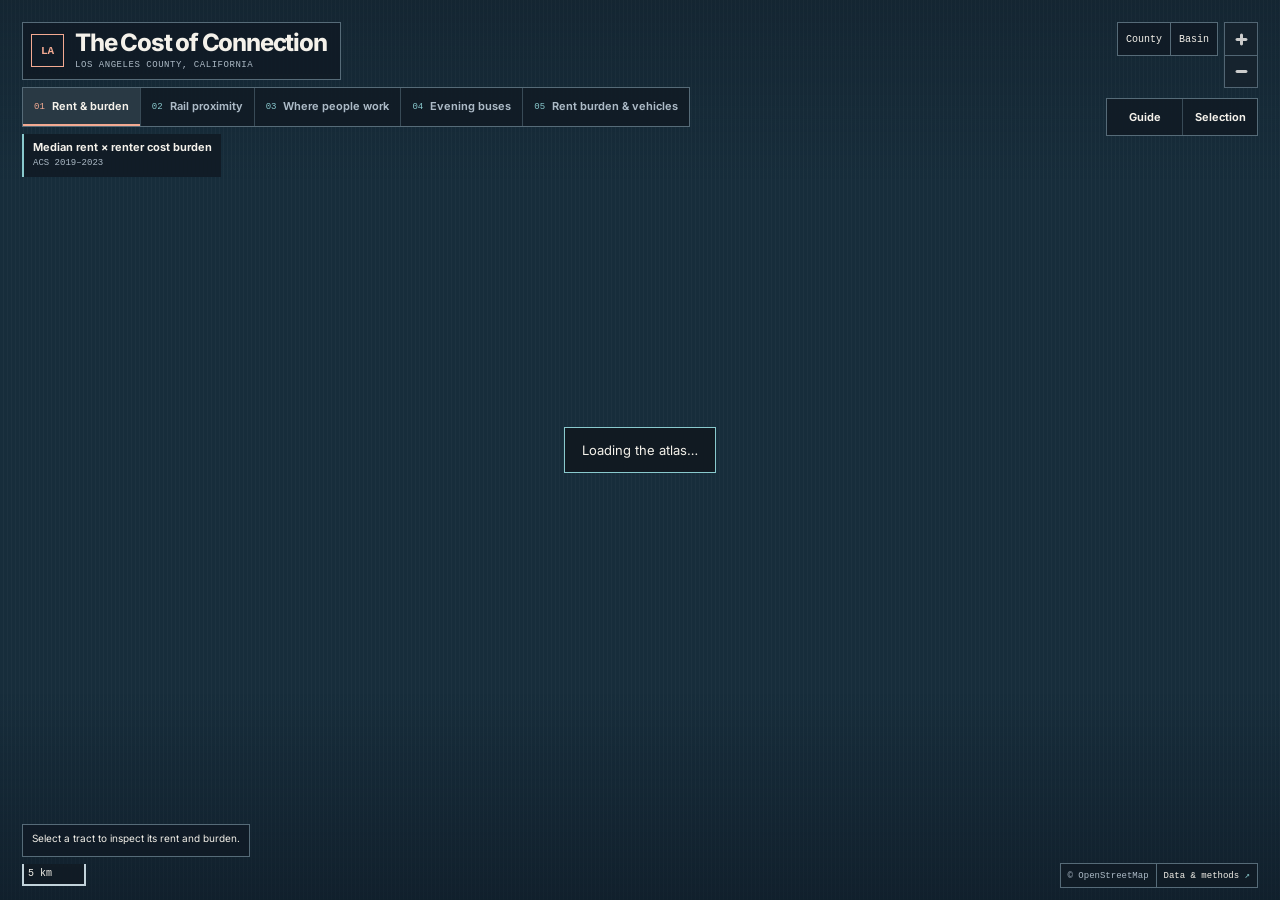
<file: index.html>
<!doctype html>
<html lang="en">
<head>
  <meta charset="utf-8">
  <meta name="viewport" content="width=device-width, initial-scale=1">
  <meta name="description" content="An interactive atlas of rent, rail access and job destinations in Los Angeles County.">
  <meta name="theme-color" content="#111a22">
  <title>The Cost of Connection · Los Angeles</title>
  <link rel="icon" href="data:,">
  <link rel="stylesheet" href="./vendor/maplibre-gl.css">
  <link rel="stylesheet" href="./atlas.css">
  <script defer src="./vendor/maplibre-gl.js"></script>
  <script defer src="./atlas.js"></script>
</head>
<body>
  <a class="skip" href="#map">Skip to the map</a>
  <main id="explore" class="atlas" aria-label="Interactive Los Angeles County atlas">
    <div class="map-shell">
      <div id="map" aria-label="Interactive map of Los Angeles County. Use the map or the tract finder to select an area." tabindex="0"></div>
      <div class="map-shade" aria-hidden="true"></div>
      <div id="place-labels" aria-hidden="true"></div>
      <canvas id="flow-motion" aria-hidden="true" hidden></canvas>
      <div id="map-message" class="map-message" role="status">Loading the atlas…</div>
      <div id="hover-card" class="hover-card" hidden></div>
    </div>

    <header class="map-header">
      <div class="wordmark">
        <span class="survey-mark" aria-hidden="true">LA</span>
        <div><h1>The Cost of Connection</h1><p>Los Angeles County, California</p></div>
      </div>
      <nav class="chapters" aria-label="Map chapters">
        <button type="button" data-mode="housing" aria-pressed="true"><span class="chapter-no" aria-hidden="true">01</span>Rent &amp; burden</button>
        <button type="button" data-mode="rail" aria-pressed="false"><span class="chapter-no" aria-hidden="true">02</span>Rail proximity</button>
        <button type="button" data-mode="commute" aria-pressed="false"><span class="chapter-no" aria-hidden="true">03</span>Where people work</button>
        <a href="./neighborhoods.html"><span class="chapter-no" aria-hidden="true">04</span>Evening buses</a>
        <a href="./renter-vehicles.html"><span class="chapter-no" aria-hidden="true">05</span>Rent burden &amp; vehicles</a>
      </nav>
      <div class="map-heading">
        <p id="map-title">Median rent × renter cost burden</p>
        <p id="map-subtitle">ACS 2019–2023</p>
      </div>
    </header>

    <div class="map-actions" aria-label="Map extent">
      <button id="county-view" type="button" title="Show all of Los Angeles County">County</button>
      <button id="reset-view" type="button" title="Return to the LA Basin view">Basin</button>
    </div>

    <aside class="side" aria-label="Map tools and details">
      <div class="dock-bar">
        <button id="show-guide" type="button" aria-controls="guide-view" aria-expanded="false">Guide</button>
        <button id="show-selection" type="button" aria-controls="selection" aria-expanded="false">Selection</button>
        <button id="close-panel" type="button" aria-label="Collapse map panel" hidden>×</button>
      </div>
      <div class="dock-content" hidden>
        <div id="guide-view">
          <div id="chapter-panel" class="chapter-panel">
            <h2>High rent, high strain?</h2>
          </div>
          <details id="finder" class="finder">
            <summary>Find a census tract</summary>
            <form id="tract-form">
              <label class="sr-only" for="tract-input">11-digit Census GEOID or tract number</label>
              <input id="tract-input" name="tract" type="text" inputmode="decimal" autocomplete="off" placeholder="e.g. 06037… or 2073.01" required>
              <button type="submit">Go</button>
            </form>
            <p id="finder-feedback" role="status"></p>
          </details>
        </div>
        <div id="selection" class="selection" aria-live="polite" hidden></div>
      </div>
    </aside>

    <div class="map-caption">
      <p id="map-instruction">Select a tract to inspect its rent and burden.</p>
      <div id="map-key" class="map-key" aria-label="Map legend"></div>
    </div>

    <div class="source-links">
      <a href="https://www.openstreetmap.org/copyright">© OpenStreetMap</a>
      <button id="open-methods" type="button" aria-haspopup="dialog">Data &amp; methods <span aria-hidden="true">↗</span></button>
    </div>
    <dialog id="methods" class="methods" aria-labelledby="methods-title">
      <header class="methods-head">
        <h2 id="methods-title">Data &amp; methods</h2>
        <form method="dialog"><button type="submit" aria-label="Close data and methods" autofocus>×</button></form>
      </header>
      <div class="method-grid">
        <div>
          <h3>Rent and burden</h3>
          <p>Gross rent includes rent and tenant-paid utilities. A household is rent burdened when gross rent is at least 30% of household income. The tract rate excludes households for which the Census Bureau could not compute that share. Both axes split at the median among county tracts with both measures.</p>
          <p><a href="https://data.census.gov/table/ACSDT5Y2023.B25064?g=050XX00US06037">ACS B25064</a> · <a href="https://data.census.gov/table/ACSDT5Y2023.B25070?g=050XX00US06037">ACS B25070</a></p>
        </div>
        <div>
          <h3>Proximity to Metro rail</h3>
          <p>The atlas marks a tract as near rail when at least half its area falls within 800 m of a Metro rail station. The rings measure straight-line distance and the calculation dissolves overlaps. The comparison is descriptive. Station geometry comes from a later snapshot than the housing estimates.</p>
          <p><a href="https://developer.metro.net/gtfs-schedule-data/">LA Metro GTFS</a></p>
        </div>
        <div>
          <h3>Home to workplace</h3>
          <p>Each selected tract shows up to 12 LA County workplace tracts ranked by the number of primary jobs held by its residents. Schematic arcs connect representative tract points. Moving dots indicate direction. These records cover workers across all tenures and contain neither travel mode nor route. The in-state totals exclude out-of-state workplaces.</p>
          <p><a href="https://lehd.ces.census.gov/data/">Census LEHD / LODES</a> · <a href="https://onthemap.ces.census.gov/">OnTheMap</a></p>
        </div>
      </div>
      <footer class="method-credits">
        <p>Basemap: U.S. Census Bureau · © <a href="https://www.openstreetmap.org/copyright">OpenStreetMap</a> contributors · <a href="https://openfreemap.org/">OpenFreeMap</a> · © <a href="https://openmaptiles.org/">OpenMapTiles</a></p>
        <a href="./CODE-SOURCES.txt">Code sources &amp; files <span aria-hidden="true">↗</span></a>
      </footer>
    </dialog>
  </main>
</body>
</html>
</file>
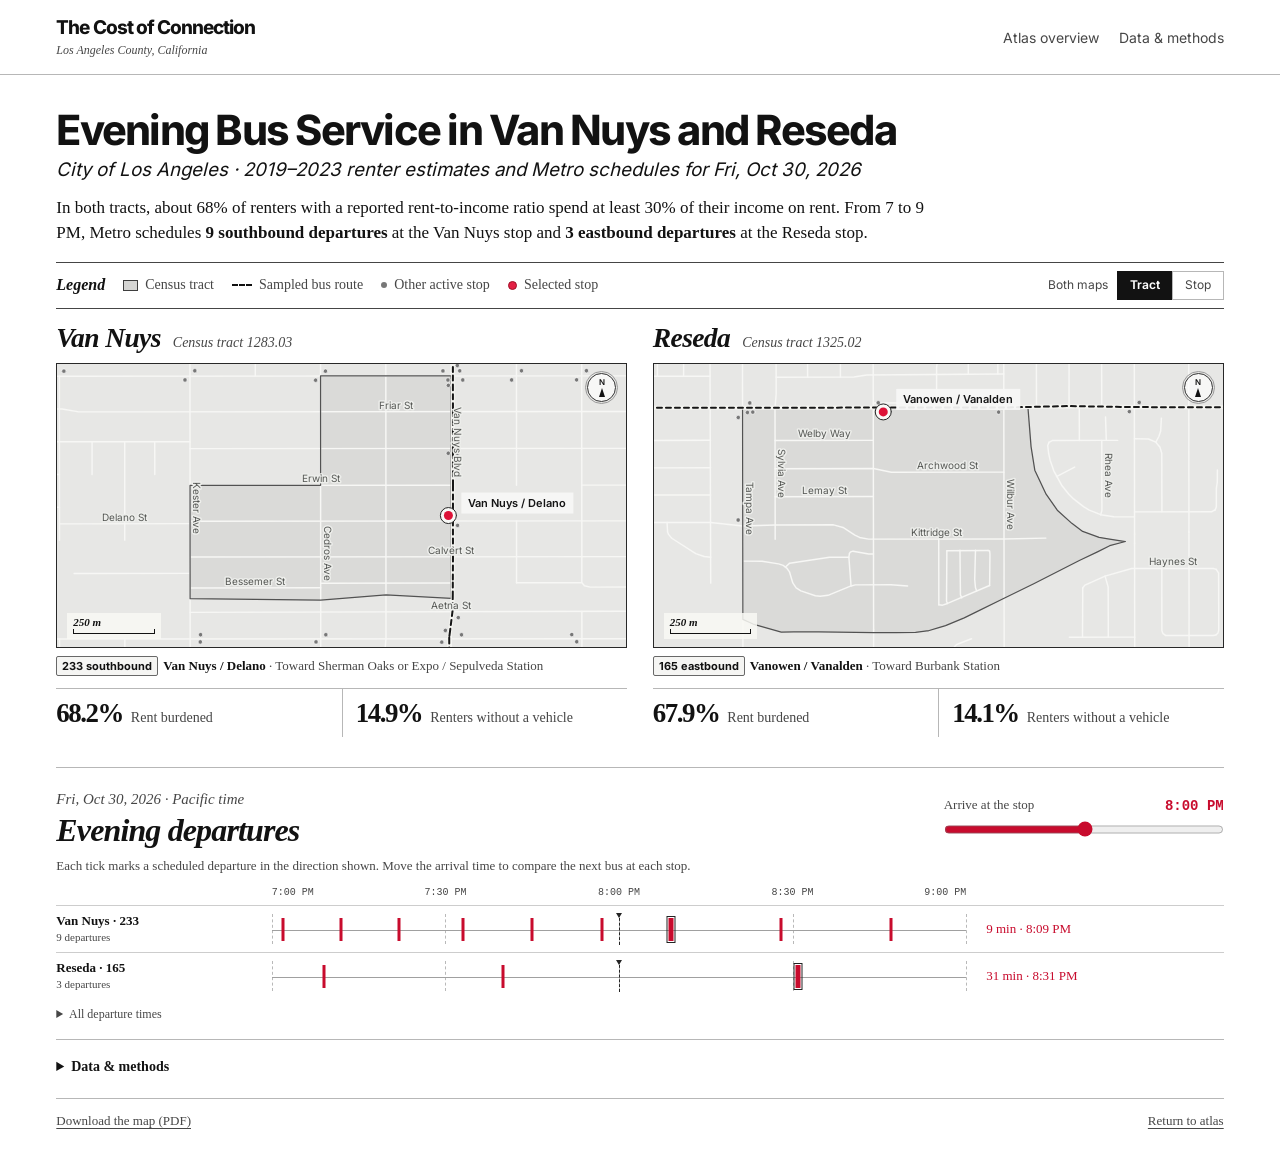
<file: neighborhoods.html>
<!doctype html>
<html lang="en">
<head>
  <meta charset="utf-8">
  <meta name="viewport" content="width=device-width, initial-scale=1">
  <meta name="theme-color" content="#ffffff">
  <meta name="description" content="Compare renter housing conditions and evening Metro timetables in two Los Angeles census tracts.">
  <title>Evening Bus Service · The Cost of Connection</title>
  <link rel="icon" href="data:,">
  <link rel="stylesheet" href="./neighborhoods.css">
  <script defer src="./neighborhoods.js"></script>
</head>
<body>
  <a class="skip" href="#maps">Skip to the comparison maps</a>
  <header class="masthead">
    <a class="identity" href="./index.html">
      <span><strong>The Cost of Connection</strong><small>Los Angeles County, California</small></span>
    </a>
    <nav aria-label="Atlas navigation"><a href="./index.html">Atlas overview</a><a href="#methods">Data &amp; methods</a></nav>
  </header>
  <main>
    <div class="intro">
      <div>
        <h1>Evening Bus Service in Van Nuys and Reseda</h1>
        <p class="deck" id="study-dates">City of Los Angeles · Renter conditions and scheduled Metro bus service</p>
      </div>
      <p class="intro-text" id="intro-text">Compare the evening bus schedule at two stops in Los Angeles tracts with similar renter housing conditions.</p>
    </div>
    <p class="load-status" id="load-status" role="status">Loading maps and timetables…</p>
    <div id="atlas-content" hidden>
      <section id="maps" aria-label="Paired neighborhood maps">
        <div class="maps-toolbar">
          <ul class="legend" aria-label="Map legend">
            <li class="legend-title">Legend</li><li><i class="key-tract"></i>Census tract</li>
            <li><i class="key-route"></i>Sampled bus route</li>
            <li><i class="key-nearby"></i>Other active stop</li>
            <li><i class="key-stop"></i>Selected stop</li>
          </ul>
          <div class="view-control" role="group" aria-label="Map extent for both neighborhoods">
            <span>Both maps</span><button data-view="tract" aria-pressed="true">Tract</button><button data-view="stop" aria-pressed="false">Stop</button>
          </div>
        </div>
        <div class="cases" id="cases"></div>
      </section>
      <section id="schedule" class="schedule" aria-labelledby="schedule-heading">
        <div class="schedule-header">
          <div><p class="section-tag" id="service-date"></p><h2 id="schedule-heading">Evening departures</h2></div>
          <label class="arrival-control" for="arrival">
            <span>Arrive at the stop <output id="arrival-time" for="arrival"></output></span>
            <input id="arrival" type="range" step="1">
          </label>
        </div>
        <p class="chart-intro">Each tick marks a scheduled departure in the direction shown. Move the arrival time to compare the next bus at each stop.</p>
        <div id="timetable"></div>
        <details class="times-list"><summary>All departure times</summary><div id="exact-times"></div></details>
        <p class="sr-only" id="arrival-announcement" aria-live="polite"></p>
      </section>
      <details class="methods" id="methods">
        <summary>Data &amp; methods</summary>
        <div class="methods-body"><div id="method-notes"></div><div><h3>Sources</h3><ul id="source-links"></ul></div></div>
      </details>
      <footer class="plate-links"><a href="./evening-buses.pdf">Download the map (PDF)</a><a href="./index.html">Return to atlas</a></footer>
    </div>
    <noscript><p>Enable JavaScript to explore the comparison maps and timetables.</p></noscript>
  </main>
</body>
</html>
</file>
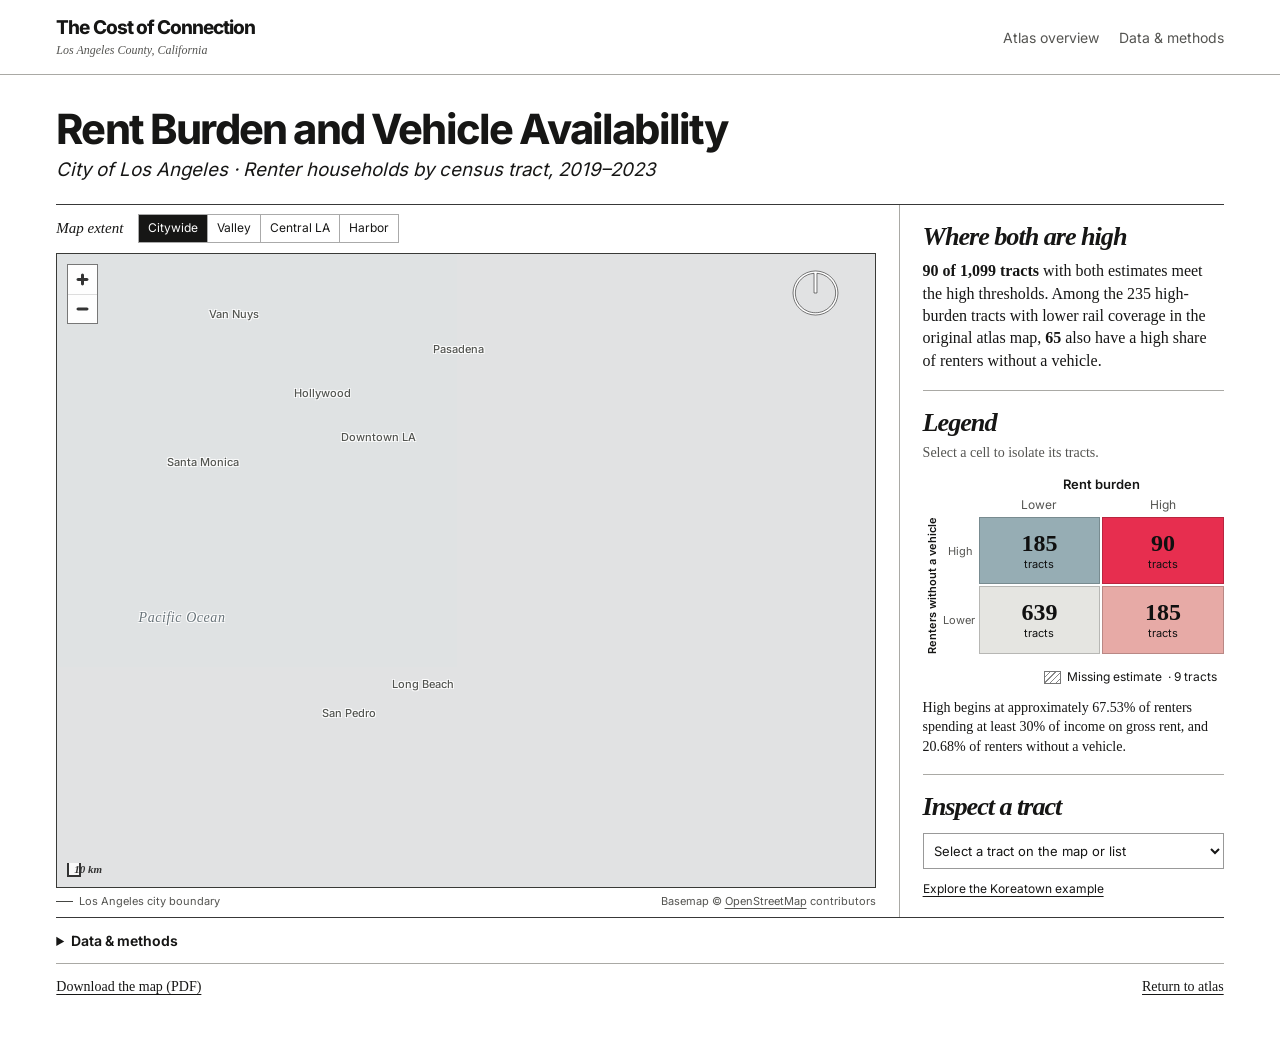
<file: renter-vehicles.html>
<!doctype html>
<html lang="en">
<head>
  <meta charset="utf-8">
  <meta name="viewport" content="width=device-width, initial-scale=1">
  <meta name="description" content="Explore where rent burden and limited household vehicle availability coincide in Los Angeles census tracts.">
  <meta name="theme-color" content="#ffffff">
  <title>Rent Burden and Vehicle Availability · The Cost of Connection</title>
  <link rel="icon" href="data:,">
  <link rel="stylesheet" href="./vendor/maplibre-gl.css">
  <link rel="stylesheet" href="./renter-vehicles.css">
  <script defer src="./vendor/maplibre-gl.js"></script>
  <script defer src="./renter-vehicles.js"></script>
</head>
<body>
  <a class="skip" href="#city-map">Skip to map</a>
  <header class="masthead">
    <a class="identity" href="./index.html"><strong>The Cost of Connection</strong><small>Los Angeles County, California</small></a>
    <nav aria-label="Atlas navigation"><a href="./index.html">Atlas overview</a><a href="#methods">Data &amp; methods</a></nav>
  </header>
  <main>
    <header class="intro">
      <h1>Rent Burden and Vehicle Availability</h1>
      <p class="deck">City of Los Angeles · Renter households by census tract, 2019–2023</p>
    </header>
    <div class="plate">
      <section class="map-column" aria-label="Interactive tract map">
        <div class="map-toolbar">
          <span>Map extent</span>
          <div id="extent" role="group" aria-label="Map extent">
            <button type="button" data-region="city" aria-pressed="true">Citywide</button>
            <button type="button" data-region="valley" aria-pressed="false">Valley</button>
            <button type="button" data-region="central" aria-pressed="false">Central LA</button>
            <button type="button" data-region="harbor" aria-pressed="false">Harbor</button>
          </div>
        </div>
        <div class="map-frame">
          <div id="city-map" tabindex="0" aria-label="Interactive map. Click a census tract or use the tract selector to inspect its renter estimates."></div>
          <img class="north" src="./north-arrow.svg" width="48" height="48" alt="North">
          <p class="map-message" id="map-message" role="status">Loading tract map…</p>
        </div>
        <div class="map-caption"><p><i class="boundary-key"></i>Los Angeles city boundary</p><p>Basemap © <a href="https://www.openstreetmap.org/copyright">OpenStreetMap</a> contributors</p></div>
      </section>
      <aside class="sidebar" aria-label="Map legend and tract details">
        <section class="summary-block" aria-labelledby="summary-title">
          <h2 id="summary-title">Where both are high</h2>
          <p id="summary-text" aria-live="polite">Loading estimates…</p>
        </section>
        <section class="legend-block" aria-labelledby="legend-title">
          <div class="label-row"><h2 id="legend-title">Legend</h2><button type="button" id="all" class="text-button" disabled>Show all</button></div>
          <p class="hint">Select a cell to isolate its tracts.</p>
          <div class="matrix" role="group" aria-label="Tract categories by rent burden and share of renters without a vehicle">
            <p class="axis-title">Rent burden</p>
            <span class="col-label lower">Lower</span><span class="col-label higher">High</span>
            <span class="y-axis">Renters without a vehicle</span>
            <span class="row-label top">High</span><span class="row-label bottom">Lower</span>
            <button type="button" class="cell vehicle" data-category="vehicle" aria-pressed="false"><strong>—</strong><small>tracts</small></button>
            <button type="button" class="cell both" data-category="both" aria-pressed="false"><strong>—</strong><small>tracts</small></button>
            <button type="button" class="cell neither" data-category="neither" aria-pressed="false"><strong>—</strong><small>tracts</small></button>
            <button type="button" class="cell burden" data-category="burden" aria-pressed="false"><strong>—</strong><small>tracts</small></button>
          </div>
          <button type="button" class="nodata" data-category="no-data" aria-pressed="false"><i></i>Missing estimate <span id="missing-count"></span></button>
          <p id="thresholds" class="thresholds"></p>
          <span id="filter-status" class="sr-only" role="status"></span>
        </section>
        <section class="tract-block" aria-labelledby="tract-heading">
          <h2 id="tract-heading"><label for="tract-picker">Inspect a tract</label></h2>
          <select id="tract-picker"><option value="">Select a tract on the map or list</option></select>
          <div id="inspect" aria-live="polite"></div>
        </section>
      </aside>
    </div>
    <details class="methods" id="methods">
      <summary>Data &amp; methods</summary>
      <div class="methods-body"><div id="method-notes"></div><div><h3>Sources</h3><ul id="source-list"></ul></div></div>
    </details>
    <footer><a href="./renter-vehicles.pdf">Download the map (PDF)</a><a href="./index.html">Return to atlas</a></footer>
    <noscript><p>JavaScript enables the tract filters and map. The map is also available as a <a href="./renter-vehicles.pdf">PDF</a>.</p></noscript>
  </main>
</body>
</html>
</file>
<file: vendor/maplibre-gl.css>
.maplibregl-map{font:12px/20px Helvetica Neue,Arial,Helvetica,sans-serif;overflow:hidden;position:relative;-webkit-tap-highlight-color:rgb(0 0 0/0)}.maplibregl-canvas{left:0;position:absolute;top:0}.maplibregl-map:fullscreen{height:100%;width:100%}.maplibregl-ctrl-group button.maplibregl-ctrl-compass{touch-action:none}.maplibregl-canvas-container.maplibregl-interactive,.maplibregl-ctrl-group button.maplibregl-ctrl-compass{cursor:grab;-webkit-user-select:none;-moz-user-select:none;user-select:none}.maplibregl-canvas-container.maplibregl-interactive.maplibregl-track-pointer{cursor:pointer}.maplibregl-canvas-container.maplibregl-interactive:active,.maplibregl-ctrl-group button.maplibregl-ctrl-compass:active{cursor:grabbing}.maplibregl-canvas-container.maplibregl-touch-zoom-rotate,.maplibregl-canvas-container.maplibregl-touch-zoom-rotate .maplibregl-canvas{touch-action:pan-x pan-y}.maplibregl-canvas-container.maplibregl-touch-drag-pan,.maplibregl-canvas-container.maplibregl-touch-drag-pan .maplibregl-canvas{touch-action:pinch-zoom}.maplibregl-canvas-container.maplibregl-touch-zoom-rotate.maplibregl-touch-drag-pan,.maplibregl-canvas-container.maplibregl-touch-zoom-rotate.maplibregl-touch-drag-pan .maplibregl-canvas{touch-action:none}.maplibregl-canvas-container.maplibregl-touch-drag-pan.maplibregl-cooperative-gestures,.maplibregl-canvas-container.maplibregl-touch-drag-pan.maplibregl-cooperative-gestures .maplibregl-canvas{touch-action:pan-x pan-y}.maplibregl-ctrl-bottom-left,.maplibregl-ctrl-bottom-right,.maplibregl-ctrl-top-left,.maplibregl-ctrl-top-right{pointer-events:none;position:absolute;z-index:2}.maplibregl-ctrl-top-left{left:0;top:0}.maplibregl-ctrl-top-right{right:0;top:0}.maplibregl-ctrl-bottom-left{bottom:0;left:0}.maplibregl-ctrl-bottom-right{bottom:0;right:0}.maplibregl-ctrl{clear:both;pointer-events:auto;transform:translate(0)}.maplibregl-ctrl-top-left .maplibregl-ctrl{float:left;margin:10px 0 0 10px}.maplibregl-ctrl-top-right .maplibregl-ctrl{float:right;margin:10px 10px 0 0}.maplibregl-ctrl-bottom-left .maplibregl-ctrl{float:left;margin:0 0 10px 10px}.maplibregl-ctrl-bottom-right .maplibregl-ctrl{float:right;margin:0 10px 10px 0}.maplibregl-ctrl-group{background:#fff;border-radius:4px}.maplibregl-ctrl-group:not(:empty){box-shadow:0 0 0 2px rgba(0,0,0,.1)}@media (forced-colors:active){.maplibregl-ctrl-group:not(:empty){box-shadow:0 0 0 2px ButtonText}}.maplibregl-ctrl-group button{background-color:transparent;border:0;box-sizing:border-box;cursor:pointer;display:block;height:29px;outline:none;padding:0;width:29px}.maplibregl-ctrl-group button+button{border-top:1px solid #ddd}.maplibregl-ctrl button .maplibregl-ctrl-icon{background-position:50%;background-repeat:no-repeat;display:block;height:100%;width:100%}@media (forced-colors:active){.maplibregl-ctrl-icon{background-color:transparent}.maplibregl-ctrl-group button+button{border-top:1px solid ButtonText}}.maplibregl-ctrl button::-moz-focus-inner{border:0;padding:0}.maplibregl-ctrl-attrib-button:focus,.maplibregl-ctrl-group button:focus{box-shadow:0 0 2px 2px #0096ff}.maplibregl-ctrl button:disabled{cursor:not-allowed}.maplibregl-ctrl button:disabled .maplibregl-ctrl-icon{opacity:.25}@media (hover:hover){.maplibregl-ctrl button:not(:disabled):hover{background-color:rgb(0 0 0/5%)}}.maplibregl-ctrl button:not(:disabled):active{background-color:rgb(0 0 0/5%)}.maplibregl-ctrl-group button:focus:focus-visible{box-shadow:0 0 2px 2px #0096ff}.maplibregl-ctrl-group button:focus:not(:focus-visible){box-shadow:none}.maplibregl-ctrl-group button:focus:first-child{border-radius:4px 4px 0 0}.maplibregl-ctrl-group button:focus:last-child{border-radius:0 0 4px 4px}.maplibregl-ctrl-group button:focus:only-child{border-radius:inherit}.maplibregl-ctrl button.maplibregl-ctrl-zoom-out .maplibregl-ctrl-icon{background-image:url("data:image/svg+xml;charset=utf-8,%3Csvg xmlns='http://www.w3.org/2000/svg' width='29' height='29' fill='%23333' viewBox='0 0 29 29'%3E%3Cpath d='M10 13c-.75 0-1.5.75-1.5 1.5S9.25 16 10 16h9c.75 0 1.5-.75 1.5-1.5S19.75 13 19 13z'/%3E%3C/svg%3E")}.maplibregl-ctrl button.maplibregl-ctrl-zoom-in .maplibregl-ctrl-icon{background-image:url("data:image/svg+xml;charset=utf-8,%3Csvg xmlns='http://www.w3.org/2000/svg' width='29' height='29' fill='%23333' viewBox='0 0 29 29'%3E%3Cpath d='M14.5 8.5c-.75 0-1.5.75-1.5 1.5v3h-3c-.75 0-1.5.75-1.5 1.5S9.25 16 10 16h3v3c0 .75.75 1.5 1.5 1.5S16 19.75 16 19v-3h3c.75 0 1.5-.75 1.5-1.5S19.75 13 19 13h-3v-3c0-.75-.75-1.5-1.5-1.5'/%3E%3C/svg%3E")}@media (forced-colors:active){.maplibregl-ctrl button.maplibregl-ctrl-zoom-out .maplibregl-ctrl-icon{background-image:url("data:image/svg+xml;charset=utf-8,%3Csvg xmlns='http://www.w3.org/2000/svg' width='29' height='29' fill='%23fff' viewBox='0 0 29 29'%3E%3Cpath d='M10 13c-.75 0-1.5.75-1.5 1.5S9.25 16 10 16h9c.75 0 1.5-.75 1.5-1.5S19.75 13 19 13z'/%3E%3C/svg%3E")}.maplibregl-ctrl button.maplibregl-ctrl-zoom-in .maplibregl-ctrl-icon{background-image:url("data:image/svg+xml;charset=utf-8,%3Csvg xmlns='http://www.w3.org/2000/svg' width='29' height='29' fill='%23fff' viewBox='0 0 29 29'%3E%3Cpath d='M14.5 8.5c-.75 0-1.5.75-1.5 1.5v3h-3c-.75 0-1.5.75-1.5 1.5S9.25 16 10 16h3v3c0 .75.75 1.5 1.5 1.5S16 19.75 16 19v-3h3c.75 0 1.5-.75 1.5-1.5S19.75 13 19 13h-3v-3c0-.75-.75-1.5-1.5-1.5'/%3E%3C/svg%3E")}}@media (forced-colors:active) and (prefers-color-scheme:light){.maplibregl-ctrl button.maplibregl-ctrl-zoom-out .maplibregl-ctrl-icon{background-image:url("data:image/svg+xml;charset=utf-8,%3Csvg xmlns='http://www.w3.org/2000/svg' width='29' height='29' viewBox='0 0 29 29'%3E%3Cpath d='M10 13c-.75 0-1.5.75-1.5 1.5S9.25 16 10 16h9c.75 0 1.5-.75 1.5-1.5S19.75 13 19 13z'/%3E%3C/svg%3E")}.maplibregl-ctrl button.maplibregl-ctrl-zoom-in .maplibregl-ctrl-icon{background-image:url("data:image/svg+xml;charset=utf-8,%3Csvg xmlns='http://www.w3.org/2000/svg' width='29' height='29' viewBox='0 0 29 29'%3E%3Cpath d='M14.5 8.5c-.75 0-1.5.75-1.5 1.5v3h-3c-.75 0-1.5.75-1.5 1.5S9.25 16 10 16h3v3c0 .75.75 1.5 1.5 1.5S16 19.75 16 19v-3h3c.75 0 1.5-.75 1.5-1.5S19.75 13 19 13h-3v-3c0-.75-.75-1.5-1.5-1.5'/%3E%3C/svg%3E")}}.maplibregl-ctrl button.maplibregl-ctrl-fullscreen .maplibregl-ctrl-icon{background-image:url("data:image/svg+xml;charset=utf-8,%3Csvg xmlns='http://www.w3.org/2000/svg' width='29' height='29' fill='%23333' viewBox='0 0 29 29'%3E%3Cpath d='M24 16v5.5c0 1.75-.75 2.5-2.5 2.5H16v-1l3-1.5-4-5.5 1-1 5.5 4 1.5-3zM6 16l1.5 3 5.5-4 1 1-4 5.5 3 1.5v1H7.5C5.75 24 5 23.25 5 21.5V16zm7-11v1l-3 1.5 4 5.5-1 1-5.5-4L6 13H5V7.5C5 5.75 5.75 5 7.5 5zm11 2.5c0-1.75-.75-2.5-2.5-2.5H16v1l3 1.5-4 5.5 1 1 5.5-4 1.5 3h1z'/%3E%3C/svg%3E")}.maplibregl-ctrl button.maplibregl-ctrl-shrink .maplibregl-ctrl-icon{background-image:url("data:image/svg+xml;charset=utf-8,%3Csvg xmlns='http://www.w3.org/2000/svg' width='29' height='29' viewBox='0 0 29 29'%3E%3Cpath d='M18.5 16c-1.75 0-2.5.75-2.5 2.5V24h1l1.5-3 5.5 4 1-1-4-5.5 3-1.5v-1zM13 18.5c0-1.75-.75-2.5-2.5-2.5H5v1l3 1.5L4 24l1 1 5.5-4 1.5 3h1zm3-8c0 1.75.75 2.5 2.5 2.5H24v-1l-3-1.5L25 5l-1-1-5.5 4L17 5h-1zM10.5 13c1.75 0 2.5-.75 2.5-2.5V5h-1l-1.5 3L5 4 4 5l4 5.5L5 12v1z'/%3E%3C/svg%3E")}@media (forced-colors:active){.maplibregl-ctrl button.maplibregl-ctrl-fullscreen .maplibregl-ctrl-icon{background-image:url("data:image/svg+xml;charset=utf-8,%3Csvg xmlns='http://www.w3.org/2000/svg' width='29' height='29' fill='%23fff' viewBox='0 0 29 29'%3E%3Cpath d='M24 16v5.5c0 1.75-.75 2.5-2.5 2.5H16v-1l3-1.5-4-5.5 1-1 5.5 4 1.5-3zM6 16l1.5 3 5.5-4 1 1-4 5.5 3 1.5v1H7.5C5.75 24 5 23.25 5 21.5V16zm7-11v1l-3 1.5 4 5.5-1 1-5.5-4L6 13H5V7.5C5 5.75 5.75 5 7.5 5zm11 2.5c0-1.75-.75-2.5-2.5-2.5H16v1l3 1.5-4 5.5 1 1 5.5-4 1.5 3h1z'/%3E%3C/svg%3E")}.maplibregl-ctrl button.maplibregl-ctrl-shrink .maplibregl-ctrl-icon{background-image:url("data:image/svg+xml;charset=utf-8,%3Csvg xmlns='http://www.w3.org/2000/svg' width='29' height='29' fill='%23fff' viewBox='0 0 29 29'%3E%3Cpath d='M18.5 16c-1.75 0-2.5.75-2.5 2.5V24h1l1.5-3 5.5 4 1-1-4-5.5 3-1.5v-1zM13 18.5c0-1.75-.75-2.5-2.5-2.5H5v1l3 1.5L4 24l1 1 5.5-4 1.5 3h1zm3-8c0 1.75.75 2.5 2.5 2.5H24v-1l-3-1.5L25 5l-1-1-5.5 4L17 5h-1zM10.5 13c1.75 0 2.5-.75 2.5-2.5V5h-1l-1.5 3L5 4 4 5l4 5.5L5 12v1z'/%3E%3C/svg%3E")}}@media (forced-colors:active) and (prefers-color-scheme:light){.maplibregl-ctrl button.maplibregl-ctrl-fullscreen .maplibregl-ctrl-icon{background-image:url("data:image/svg+xml;charset=utf-8,%3Csvg xmlns='http://www.w3.org/2000/svg' width='29' height='29' viewBox='0 0 29 29'%3E%3Cpath d='M24 16v5.5c0 1.75-.75 2.5-2.5 2.5H16v-1l3-1.5-4-5.5 1-1 5.5 4 1.5-3zM6 16l1.5 3 5.5-4 1 1-4 5.5 3 1.5v1H7.5C5.75 24 5 23.25 5 21.5V16zm7-11v1l-3 1.5 4 5.5-1 1-5.5-4L6 13H5V7.5C5 5.75 5.75 5 7.5 5zm11 2.5c0-1.75-.75-2.5-2.5-2.5H16v1l3 1.5-4 5.5 1 1 5.5-4 1.5 3h1z'/%3E%3C/svg%3E")}.maplibregl-ctrl button.maplibregl-ctrl-shrink .maplibregl-ctrl-icon{background-image:url("data:image/svg+xml;charset=utf-8,%3Csvg xmlns='http://www.w3.org/2000/svg' width='29' height='29' viewBox='0 0 29 29'%3E%3Cpath d='M18.5 16c-1.75 0-2.5.75-2.5 2.5V24h1l1.5-3 5.5 4 1-1-4-5.5 3-1.5v-1zM13 18.5c0-1.75-.75-2.5-2.5-2.5H5v1l3 1.5L4 24l1 1 5.5-4 1.5 3h1zm3-8c0 1.75.75 2.5 2.5 2.5H24v-1l-3-1.5L25 5l-1-1-5.5 4L17 5h-1zM10.5 13c1.75 0 2.5-.75 2.5-2.5V5h-1l-1.5 3L5 4 4 5l4 5.5L5 12v1z'/%3E%3C/svg%3E")}}.maplibregl-ctrl button.maplibregl-ctrl-compass .maplibregl-ctrl-icon{background-image:url("data:image/svg+xml;charset=utf-8,%3Csvg xmlns='http://www.w3.org/2000/svg' width='29' height='29' fill='%23333' viewBox='0 0 29 29'%3E%3Cpath d='m10.5 14 4-8 4 8z'/%3E%3Cpath fill='%23ccc' d='m10.5 16 4 8 4-8z'/%3E%3C/svg%3E")}@media (forced-colors:active){.maplibregl-ctrl button.maplibregl-ctrl-compass .maplibregl-ctrl-icon{background-image:url("data:image/svg+xml;charset=utf-8,%3Csvg xmlns='http://www.w3.org/2000/svg' width='29' height='29' fill='%23fff' viewBox='0 0 29 29'%3E%3Cpath d='m10.5 14 4-8 4 8z'/%3E%3Cpath fill='%23ccc' d='m10.5 16 4 8 4-8z'/%3E%3C/svg%3E")}}@media (forced-colors:active) and (prefers-color-scheme:light){.maplibregl-ctrl button.maplibregl-ctrl-compass .maplibregl-ctrl-icon{background-image:url("data:image/svg+xml;charset=utf-8,%3Csvg xmlns='http://www.w3.org/2000/svg' width='29' height='29' viewBox='0 0 29 29'%3E%3Cpath d='m10.5 14 4-8 4 8z'/%3E%3Cpath fill='%23ccc' d='m10.5 16 4 8 4-8z'/%3E%3C/svg%3E")}}.maplibregl-ctrl button.maplibregl-ctrl-globe .maplibregl-ctrl-icon{background-image:url("data:image/svg+xml;charset=utf-8,%3Csvg xmlns='http://www.w3.org/2000/svg' width='22' height='22' fill='none' stroke='%23333' viewBox='0 0 22 22'%3E%3Ccircle cx='11' cy='11' r='8.5'/%3E%3Cpath d='M17.5 11c0 4.819-3.02 8.5-6.5 8.5S4.5 15.819 4.5 11 7.52 2.5 11 2.5s6.5 3.681 6.5 8.5Z'/%3E%3Cpath d='M13.5 11c0 2.447-.331 4.64-.853 6.206-.262.785-.562 1.384-.872 1.777-.314.399-.58.517-.775.517s-.461-.118-.775-.517c-.31-.393-.61-.992-.872-1.777C8.831 15.64 8.5 13.446 8.5 11s.331-4.64.853-6.206c.262-.785.562-1.384.872-1.777.314-.399.58-.517.775-.517s.461.118.775.517c.31.393.61.992.872 1.777.522 1.565.853 3.76.853 6.206Z'/%3E%3Cpath d='M11 7.5c-1.909 0-3.622-.166-4.845-.428-.616-.132-1.08-.283-1.379-.434a1.3 1.3 0 0 1-.224-.138q.07-.058.224-.138c.299-.151.763-.302 1.379-.434C7.378 5.666 9.091 5.5 11 5.5s3.622.166 4.845.428c.616.132 1.08.283 1.379.434.105.053.177.1.224.138q-.07.058-.224.138c-.299.151-.763.302-1.379.434-1.223.262-2.936.428-4.845.428ZM4.486 6.436ZM11 16.5c-1.909 0-3.622-.166-4.845-.428-.616-.132-1.08-.283-1.379-.434a1.3 1.3 0 0 1-.224-.138 1.3 1.3 0 0 1 .224-.138c.299-.151.763-.302 1.379-.434C7.378 14.666 9.091 14.5 11 14.5s3.622.166 4.845.428c.616.132 1.08.283 1.379.434.105.053.177.1.224.138a1.3 1.3 0 0 1-.224.138c-.299.151-.763.302-1.379.434-1.223.262-2.936.428-4.845.428Zm-6.514-1.064ZM11 12.5c-2.46 0-4.672-.222-6.255-.574-.796-.177-1.406-.38-1.805-.59a1.5 1.5 0 0 1-.39-.272.3.3 0 0 1-.047-.064.3.3 0 0 1 .048-.064c.066-.073.189-.167.389-.272.399-.21 1.009-.413 1.805-.59C6.328 9.722 8.54 9.5 11 9.5s4.672.222 6.256.574c.795.177 1.405.38 1.804.59.2.105.323.2.39.272a.3.3 0 0 1 .047.064.3.3 0 0 1-.048.064 1.4 1.4 0 0 1-.389.272c-.399.21-1.009.413-1.804.59-1.584.352-3.796.574-6.256.574Zm-8.501-1.51v.002zm0 .018v.002zm17.002.002v-.002zm0-.018v-.002z'/%3E%3C/svg%3E")}.maplibregl-ctrl button.maplibregl-ctrl-globe-enabled .maplibregl-ctrl-icon{background-image:url("data:image/svg+xml;charset=utf-8,%3Csvg xmlns='http://www.w3.org/2000/svg' width='22' height='22' fill='none' stroke='%2333b5e5' viewBox='0 0 22 22'%3E%3Ccircle cx='11' cy='11' r='8.5'/%3E%3Cpath d='M17.5 11c0 4.819-3.02 8.5-6.5 8.5S4.5 15.819 4.5 11 7.52 2.5 11 2.5s6.5 3.681 6.5 8.5Z'/%3E%3Cpath d='M13.5 11c0 2.447-.331 4.64-.853 6.206-.262.785-.562 1.384-.872 1.777-.314.399-.58.517-.775.517s-.461-.118-.775-.517c-.31-.393-.61-.992-.872-1.777C8.831 15.64 8.5 13.446 8.5 11s.331-4.64.853-6.206c.262-.785.562-1.384.872-1.777.314-.399.58-.517.775-.517s.461.118.775.517c.31.393.61.992.872 1.777.522 1.565.853 3.76.853 6.206Z'/%3E%3Cpath d='M11 7.5c-1.909 0-3.622-.166-4.845-.428-.616-.132-1.08-.283-1.379-.434a1.3 1.3 0 0 1-.224-.138q.07-.058.224-.138c.299-.151.763-.302 1.379-.434C7.378 5.666 9.091 5.5 11 5.5s3.622.166 4.845.428c.616.132 1.08.283 1.379.434.105.053.177.1.224.138q-.07.058-.224.138c-.299.151-.763.302-1.379.434-1.223.262-2.936.428-4.845.428ZM4.486 6.436ZM11 16.5c-1.909 0-3.622-.166-4.845-.428-.616-.132-1.08-.283-1.379-.434a1.3 1.3 0 0 1-.224-.138 1.3 1.3 0 0 1 .224-.138c.299-.151.763-.302 1.379-.434C7.378 14.666 9.091 14.5 11 14.5s3.622.166 4.845.428c.616.132 1.08.283 1.379.434.105.053.177.1.224.138a1.3 1.3 0 0 1-.224.138c-.299.151-.763.302-1.379.434-1.223.262-2.936.428-4.845.428Zm-6.514-1.064ZM11 12.5c-2.46 0-4.672-.222-6.255-.574-.796-.177-1.406-.38-1.805-.59a1.5 1.5 0 0 1-.39-.272.3.3 0 0 1-.047-.064.3.3 0 0 1 .048-.064c.066-.073.189-.167.389-.272.399-.21 1.009-.413 1.805-.59C6.328 9.722 8.54 9.5 11 9.5s4.672.222 6.256.574c.795.177 1.405.38 1.804.59.2.105.323.2.39.272a.3.3 0 0 1 .047.064.3.3 0 0 1-.048.064 1.4 1.4 0 0 1-.389.272c-.399.21-1.009.413-1.804.59-1.584.352-3.796.574-6.256.574Zm-8.501-1.51v.002zm0 .018v.002zm17.002.002v-.002zm0-.018v-.002z'/%3E%3C/svg%3E")}.maplibregl-ctrl button.maplibregl-ctrl-terrain .maplibregl-ctrl-icon{background-image:url("data:image/svg+xml;charset=utf-8,%3Csvg xmlns='http://www.w3.org/2000/svg' width='22' height='22' fill='%23333' viewBox='0 0 22 22'%3E%3Cpath d='m1.754 13.406 4.453-4.851 3.09 3.09 3.281 3.277.969-.969-3.309-3.312 3.844-4.121 6.148 6.886h1.082v-.855l-7.207-8.07-4.84 5.187L6.169 6.57l-5.48 5.965v.871ZM.688 16.844h20.625v1.375H.688Zm0 0'/%3E%3C/svg%3E")}.maplibregl-ctrl button.maplibregl-ctrl-terrain-enabled .maplibregl-ctrl-icon{background-image:url("data:image/svg+xml;charset=utf-8,%3Csvg xmlns='http://www.w3.org/2000/svg' width='22' height='22' fill='%2333b5e5' viewBox='0 0 22 22'%3E%3Cpath d='m1.754 13.406 4.453-4.851 3.09 3.09 3.281 3.277.969-.969-3.309-3.312 3.844-4.121 6.148 6.886h1.082v-.855l-7.207-8.07-4.84 5.187L6.169 6.57l-5.48 5.965v.871ZM.688 16.844h20.625v1.375H.688Zm0 0'/%3E%3C/svg%3E")}.maplibregl-ctrl button.maplibregl-ctrl-geolocate .maplibregl-ctrl-icon{background-image:url("data:image/svg+xml;charset=utf-8,%3Csvg xmlns='http://www.w3.org/2000/svg' width='29' height='29' fill='%23333' viewBox='0 0 20 20'%3E%3Cpath d='M10 4C9 4 9 5 9 5v.1A5 5 0 0 0 5.1 9H5s-1 0-1 1 1 1 1 1h.1A5 5 0 0 0 9 14.9v.1s0 1 1 1 1-1 1-1v-.1a5 5 0 0 0 3.9-3.9h.1s1 0 1-1-1-1-1-1h-.1A5 5 0 0 0 11 5.1V5s0-1-1-1m0 2.5a3.5 3.5 0 1 1 0 7 3.5 3.5 0 1 1 0-7'/%3E%3Ccircle cx='10' cy='10' r='2'/%3E%3C/svg%3E")}.maplibregl-ctrl button.maplibregl-ctrl-geolocate:disabled .maplibregl-ctrl-icon{background-image:url("data:image/svg+xml;charset=utf-8,%3Csvg xmlns='http://www.w3.org/2000/svg' width='29' height='29' fill='%23aaa' viewBox='0 0 20 20'%3E%3Cpath d='M10 4C9 4 9 5 9 5v.1A5 5 0 0 0 5.1 9H5s-1 0-1 1 1 1 1 1h.1A5 5 0 0 0 9 14.9v.1s0 1 1 1 1-1 1-1v-.1a5 5 0 0 0 3.9-3.9h.1s1 0 1-1-1-1-1-1h-.1A5 5 0 0 0 11 5.1V5s0-1-1-1m0 2.5a3.5 3.5 0 1 1 0 7 3.5 3.5 0 1 1 0-7'/%3E%3Ccircle cx='10' cy='10' r='2'/%3E%3Cpath fill='red' d='m14 5 1 1-9 9-1-1z'/%3E%3C/svg%3E")}.maplibregl-ctrl button.maplibregl-ctrl-geolocate.maplibregl-ctrl-geolocate-active .maplibregl-ctrl-icon{background-image:url("data:image/svg+xml;charset=utf-8,%3Csvg xmlns='http://www.w3.org/2000/svg' width='29' height='29' fill='%2333b5e5' viewBox='0 0 20 20'%3E%3Cpath d='M10 4C9 4 9 5 9 5v.1A5 5 0 0 0 5.1 9H5s-1 0-1 1 1 1 1 1h.1A5 5 0 0 0 9 14.9v.1s0 1 1 1 1-1 1-1v-.1a5 5 0 0 0 3.9-3.9h.1s1 0 1-1-1-1-1-1h-.1A5 5 0 0 0 11 5.1V5s0-1-1-1m0 2.5a3.5 3.5 0 1 1 0 7 3.5 3.5 0 1 1 0-7'/%3E%3Ccircle cx='10' cy='10' r='2'/%3E%3C/svg%3E")}.maplibregl-ctrl button.maplibregl-ctrl-geolocate.maplibregl-ctrl-geolocate-active-error .maplibregl-ctrl-icon{background-image:url("data:image/svg+xml;charset=utf-8,%3Csvg xmlns='http://www.w3.org/2000/svg' width='29' height='29' fill='%23e58978' viewBox='0 0 20 20'%3E%3Cpath d='M10 4C9 4 9 5 9 5v.1A5 5 0 0 0 5.1 9H5s-1 0-1 1 1 1 1 1h.1A5 5 0 0 0 9 14.9v.1s0 1 1 1 1-1 1-1v-.1a5 5 0 0 0 3.9-3.9h.1s1 0 1-1-1-1-1-1h-.1A5 5 0 0 0 11 5.1V5s0-1-1-1m0 2.5a3.5 3.5 0 1 1 0 7 3.5 3.5 0 1 1 0-7'/%3E%3Ccircle cx='10' cy='10' r='2'/%3E%3C/svg%3E")}.maplibregl-ctrl button.maplibregl-ctrl-geolocate.maplibregl-ctrl-geolocate-background .maplibregl-ctrl-icon{background-image:url("data:image/svg+xml;charset=utf-8,%3Csvg xmlns='http://www.w3.org/2000/svg' width='29' height='29' fill='%2333b5e5' viewBox='0 0 20 20'%3E%3Cpath d='M10 4C9 4 9 5 9 5v.1A5 5 0 0 0 5.1 9H5s-1 0-1 1 1 1 1 1h.1A5 5 0 0 0 9 14.9v.1s0 1 1 1 1-1 1-1v-.1a5 5 0 0 0 3.9-3.9h.1s1 0 1-1-1-1-1-1h-.1A5 5 0 0 0 11 5.1V5s0-1-1-1m0 2.5a3.5 3.5 0 1 1 0 7 3.5 3.5 0 1 1 0-7'/%3E%3C/svg%3E")}.maplibregl-ctrl button.maplibregl-ctrl-geolocate.maplibregl-ctrl-geolocate-background-error .maplibregl-ctrl-icon{background-image:url("data:image/svg+xml;charset=utf-8,%3Csvg xmlns='http://www.w3.org/2000/svg' width='29' height='29' fill='%23e54e33' viewBox='0 0 20 20'%3E%3Cpath d='M10 4C9 4 9 5 9 5v.1A5 5 0 0 0 5.1 9H5s-1 0-1 1 1 1 1 1h.1A5 5 0 0 0 9 14.9v.1s0 1 1 1 1-1 1-1v-.1a5 5 0 0 0 3.9-3.9h.1s1 0 1-1-1-1-1-1h-.1A5 5 0 0 0 11 5.1V5s0-1-1-1m0 2.5a3.5 3.5 0 1 1 0 7 3.5 3.5 0 1 1 0-7'/%3E%3C/svg%3E")}.maplibregl-ctrl button.maplibregl-ctrl-geolocate.maplibregl-ctrl-geolocate-waiting .maplibregl-ctrl-icon{animation:maplibregl-spin 2s linear infinite}@media (forced-colors:active){.maplibregl-ctrl button.maplibregl-ctrl-geolocate .maplibregl-ctrl-icon{background-image:url("data:image/svg+xml;charset=utf-8,%3Csvg xmlns='http://www.w3.org/2000/svg' width='29' height='29' fill='%23fff' viewBox='0 0 20 20'%3E%3Cpath d='M10 4C9 4 9 5 9 5v.1A5 5 0 0 0 5.1 9H5s-1 0-1 1 1 1 1 1h.1A5 5 0 0 0 9 14.9v.1s0 1 1 1 1-1 1-1v-.1a5 5 0 0 0 3.9-3.9h.1s1 0 1-1-1-1-1-1h-.1A5 5 0 0 0 11 5.1V5s0-1-1-1m0 2.5a3.5 3.5 0 1 1 0 7 3.5 3.5 0 1 1 0-7'/%3E%3Ccircle cx='10' cy='10' r='2'/%3E%3C/svg%3E")}.maplibregl-ctrl button.maplibregl-ctrl-geolocate:disabled .maplibregl-ctrl-icon{background-image:url("data:image/svg+xml;charset=utf-8,%3Csvg xmlns='http://www.w3.org/2000/svg' width='29' height='29' fill='%23999' viewBox='0 0 20 20'%3E%3Cpath d='M10 4C9 4 9 5 9 5v.1A5 5 0 0 0 5.1 9H5s-1 0-1 1 1 1 1 1h.1A5 5 0 0 0 9 14.9v.1s0 1 1 1 1-1 1-1v-.1a5 5 0 0 0 3.9-3.9h.1s1 0 1-1-1-1-1-1h-.1A5 5 0 0 0 11 5.1V5s0-1-1-1m0 2.5a3.5 3.5 0 1 1 0 7 3.5 3.5 0 1 1 0-7'/%3E%3Ccircle cx='10' cy='10' r='2'/%3E%3Cpath fill='red' d='m14 5 1 1-9 9-1-1z'/%3E%3C/svg%3E")}.maplibregl-ctrl button.maplibregl-ctrl-geolocate.maplibregl-ctrl-geolocate-active .maplibregl-ctrl-icon{background-image:url("data:image/svg+xml;charset=utf-8,%3Csvg xmlns='http://www.w3.org/2000/svg' width='29' height='29' fill='%2333b5e5' viewBox='0 0 20 20'%3E%3Cpath d='M10 4C9 4 9 5 9 5v.1A5 5 0 0 0 5.1 9H5s-1 0-1 1 1 1 1 1h.1A5 5 0 0 0 9 14.9v.1s0 1 1 1 1-1 1-1v-.1a5 5 0 0 0 3.9-3.9h.1s1 0 1-1-1-1-1-1h-.1A5 5 0 0 0 11 5.1V5s0-1-1-1m0 2.5a3.5 3.5 0 1 1 0 7 3.5 3.5 0 1 1 0-7'/%3E%3Ccircle cx='10' cy='10' r='2'/%3E%3C/svg%3E")}.maplibregl-ctrl button.maplibregl-ctrl-geolocate.maplibregl-ctrl-geolocate-active-error .maplibregl-ctrl-icon{background-image:url("data:image/svg+xml;charset=utf-8,%3Csvg xmlns='http://www.w3.org/2000/svg' width='29' height='29' fill='%23e58978' viewBox='0 0 20 20'%3E%3Cpath d='M10 4C9 4 9 5 9 5v.1A5 5 0 0 0 5.1 9H5s-1 0-1 1 1 1 1 1h.1A5 5 0 0 0 9 14.9v.1s0 1 1 1 1-1 1-1v-.1a5 5 0 0 0 3.9-3.9h.1s1 0 1-1-1-1-1-1h-.1A5 5 0 0 0 11 5.1V5s0-1-1-1m0 2.5a3.5 3.5 0 1 1 0 7 3.5 3.5 0 1 1 0-7'/%3E%3Ccircle cx='10' cy='10' r='2'/%3E%3C/svg%3E")}.maplibregl-ctrl button.maplibregl-ctrl-geolocate.maplibregl-ctrl-geolocate-background .maplibregl-ctrl-icon{background-image:url("data:image/svg+xml;charset=utf-8,%3Csvg xmlns='http://www.w3.org/2000/svg' width='29' height='29' fill='%2333b5e5' viewBox='0 0 20 20'%3E%3Cpath d='M10 4C9 4 9 5 9 5v.1A5 5 0 0 0 5.1 9H5s-1 0-1 1 1 1 1 1h.1A5 5 0 0 0 9 14.9v.1s0 1 1 1 1-1 1-1v-.1a5 5 0 0 0 3.9-3.9h.1s1 0 1-1-1-1-1-1h-.1A5 5 0 0 0 11 5.1V5s0-1-1-1m0 2.5a3.5 3.5 0 1 1 0 7 3.5 3.5 0 1 1 0-7'/%3E%3C/svg%3E")}.maplibregl-ctrl button.maplibregl-ctrl-geolocate.maplibregl-ctrl-geolocate-background-error .maplibregl-ctrl-icon{background-image:url("data:image/svg+xml;charset=utf-8,%3Csvg xmlns='http://www.w3.org/2000/svg' width='29' height='29' fill='%23e54e33' viewBox='0 0 20 20'%3E%3Cpath d='M10 4C9 4 9 5 9 5v.1A5 5 0 0 0 5.1 9H5s-1 0-1 1 1 1 1 1h.1A5 5 0 0 0 9 14.9v.1s0 1 1 1 1-1 1-1v-.1a5 5 0 0 0 3.9-3.9h.1s1 0 1-1-1-1-1-1h-.1A5 5 0 0 0 11 5.1V5s0-1-1-1m0 2.5a3.5 3.5 0 1 1 0 7 3.5 3.5 0 1 1 0-7'/%3E%3C/svg%3E")}}@media (forced-colors:active) and (prefers-color-scheme:light){.maplibregl-ctrl button.maplibregl-ctrl-geolocate .maplibregl-ctrl-icon{background-image:url("data:image/svg+xml;charset=utf-8,%3Csvg xmlns='http://www.w3.org/2000/svg' width='29' height='29' viewBox='0 0 20 20'%3E%3Cpath d='M10 4C9 4 9 5 9 5v.1A5 5 0 0 0 5.1 9H5s-1 0-1 1 1 1 1 1h.1A5 5 0 0 0 9 14.9v.1s0 1 1 1 1-1 1-1v-.1a5 5 0 0 0 3.9-3.9h.1s1 0 1-1-1-1-1-1h-.1A5 5 0 0 0 11 5.1V5s0-1-1-1m0 2.5a3.5 3.5 0 1 1 0 7 3.5 3.5 0 1 1 0-7'/%3E%3Ccircle cx='10' cy='10' r='2'/%3E%3C/svg%3E")}.maplibregl-ctrl button.maplibregl-ctrl-geolocate:disabled .maplibregl-ctrl-icon{background-image:url("data:image/svg+xml;charset=utf-8,%3Csvg xmlns='http://www.w3.org/2000/svg' width='29' height='29' fill='%23666' viewBox='0 0 20 20'%3E%3Cpath d='M10 4C9 4 9 5 9 5v.1A5 5 0 0 0 5.1 9H5s-1 0-1 1 1 1 1 1h.1A5 5 0 0 0 9 14.9v.1s0 1 1 1 1-1 1-1v-.1a5 5 0 0 0 3.9-3.9h.1s1 0 1-1-1-1-1-1h-.1A5 5 0 0 0 11 5.1V5s0-1-1-1m0 2.5a3.5 3.5 0 1 1 0 7 3.5 3.5 0 1 1 0-7'/%3E%3Ccircle cx='10' cy='10' r='2'/%3E%3Cpath fill='red' d='m14 5 1 1-9 9-1-1z'/%3E%3C/svg%3E")}}@keyframes maplibregl-spin{0%{transform:rotate(0deg)}to{transform:rotate(1turn)}}a.maplibregl-ctrl-logo{background-image:url("data:image/svg+xml;charset=utf-8,%3Csvg xmlns='http://www.w3.org/2000/svg' width='88' height='23' fill='none'%3E%3Cpath fill='%23000' fill-opacity='.4' fill-rule='evenodd' d='M17.408 16.796h-1.827l2.501-12.095h.198l3.324 6.533.988 2.19.988-2.19 3.258-6.533h.181l2.6 12.095h-1.81l-1.218-5.644-.362-1.71-.658 1.71-2.929 5.644h-.098l-2.914-5.644-.757-1.71-.345 1.71zm1.958-3.42-.726 3.663a1.255 1.255 0 0 1-1.232 1.011h-1.827a1.255 1.255 0 0 1-1.229-1.509l2.501-12.095a1.255 1.255 0 0 1 1.23-1.001h.197a1.25 1.25 0 0 1 1.12.685l3.19 6.273 3.125-6.263a1.25 1.25 0 0 1 1.123-.695h.181a1.255 1.255 0 0 1 1.227.991l1.443 6.71a5 5 0 0 1 .314-.787l.009-.016a4.6 4.6 0 0 1 1.777-1.887c.782-.46 1.668-.667 2.611-.667a4.6 4.6 0 0 1 1.7.32l.306.134c.21-.16.474-.256.759-.256h1.694a1.255 1.255 0 0 1 1.212.925 1.255 1.255 0 0 1 1.212-.925h1.711c.284 0 .545.094.755.252.613-.3 1.312-.45 2.075-.45 1.356 0 2.557.445 3.482 1.4q.47.48.763 1.064V4.701a1.255 1.255 0 0 1 1.255-1.255h1.86A1.255 1.255 0 0 1 54.44 4.7v9.194h2.217c.19 0 .37.043.532.118v-4.77c0-.356.147-.678.385-.906a2.42 2.42 0 0 1-.682-1.71c0-.665.267-1.253.735-1.7a2.45 2.45 0 0 1 1.722-.674 2.43 2.43 0 0 1 1.705.675q.318.302.504.683V4.7a1.255 1.255 0 0 1 1.255-1.255h1.744A1.255 1.255 0 0 1 65.812 4.7v3.335a4.8 4.8 0 0 1 1.526-.246c.938 0 1.817.214 2.59.69a4.47 4.47 0 0 1 1.67 1.743v-.98a1.255 1.255 0 0 1 1.256-1.256h1.777c.233 0 .451.064.639.174a3.4 3.4 0 0 1 1.567-.372c.346 0 .861.02 1.285.232a1.25 1.25 0 0 1 .689 1.004 4.7 4.7 0 0 1 .853-.588c.795-.44 1.675-.647 2.61-.647 1.385 0 2.65.39 3.525 1.396.836.938 1.168 2.173 1.168 3.528q-.001.515-.056 1.051a1.255 1.255 0 0 1-.947 1.09l.408.952a1.255 1.255 0 0 1-.477 1.552c-.418.268-.92.463-1.458.612-.613.171-1.304.244-2.049.244-1.06 0-2.043-.207-2.886-.698l-.015-.008c-.798-.48-1.419-1.135-1.818-1.963l-.004-.008a5.8 5.8 0 0 1-.548-2.512q0-.429.053-.843a1.3 1.3 0 0 1-.333-.086l-.166-.004c-.223 0-.426.062-.643.228-.03.024-.142.139-.142.59v3.883a1.255 1.255 0 0 1-1.256 1.256h-1.777a1.255 1.255 0 0 1-1.256-1.256V15.69l-.032.057a4.8 4.8 0 0 1-1.86 1.833 5.04 5.04 0 0 1-2.484.634 4.5 4.5 0 0 1-1.935-.424 1.25 1.25 0 0 1-.764.258h-1.71a1.255 1.255 0 0 1-1.256-1.255V7.687a2.4 2.4 0 0 1-.428.625c.253.23.412.561.412.93v7.553a1.255 1.255 0 0 1-1.256 1.255h-1.843a1.25 1.25 0 0 1-.894-.373c-.228.23-.544.373-.894.373H51.32a1.255 1.255 0 0 1-1.256-1.255v-1.251l-.061.117a4.7 4.7 0 0 1-1.782 1.884 4.77 4.77 0 0 1-2.485.67 5.6 5.6 0 0 1-1.485-.188l.009 2.764a1.255 1.255 0 0 1-1.255 1.259h-1.729a1.255 1.255 0 0 1-1.255-1.255v-3.537a1.255 1.255 0 0 1-1.167.793h-1.679a1.25 1.25 0 0 1-.77-.263 4.5 4.5 0 0 1-1.945.429c-.885 0-1.724-.21-2.495-.632l-.017-.01a5 5 0 0 1-1.081-.836 1.255 1.255 0 0 1-1.254 1.312h-1.81a1.255 1.255 0 0 1-1.228-.99l-.782-3.625-2.044 3.939a1.25 1.25 0 0 1-1.115.676h-.098a1.25 1.25 0 0 1-1.116-.68l-2.061-3.994zM35.92 16.63l.207-.114.223-.15q.493-.356.735-.785l.061-.118.033 1.332h1.678V9.242h-1.694l-.033 1.267q-.133-.329-.526-.658l-.032-.028a3.2 3.2 0 0 0-.668-.428l-.27-.12a3.3 3.3 0 0 0-1.235-.23q-1.136-.001-1.974.493a3.36 3.36 0 0 0-1.3 1.382q-.445.89-.444 2.074 0 1.2.51 2.107a3.8 3.8 0 0 0 1.382 1.381 3.9 3.9 0 0 0 1.893.477q.795 0 1.455-.33zm-2.789-5.38q-.576.675-.575 1.762 0 1.102.559 1.794.576.675 1.645.675a2.25 2.25 0 0 0 .934-.19 2.2 2.2 0 0 0 .468-.29l.178-.161a2.2 2.2 0 0 0 .397-.561q.244-.5.244-1.15v-.115q0-.708-.296-1.267l-.043-.077a2.2 2.2 0 0 0-.633-.709l-.13-.086-.047-.028a2.1 2.1 0 0 0-1.073-.285q-1.052 0-1.629.692zm2.316 2.706c.163-.17.28-.407.28-.83v-.114c0-.292-.06-.508-.15-.68a.96.96 0 0 0-.353-.389.85.85 0 0 0-.464-.127c-.4 0-.56.114-.664.239l-.01.012c-.148.174-.275.45-.275.945 0 .506.122.801.27.99.097.11.266.224.68.224.303 0 .504-.09.687-.269zm7.545 1.705a2.6 2.6 0 0 0 .331.423q.319.33.755.548l.173.074q.65.255 1.49.255 1.02 0 1.844-.493a3.45 3.45 0 0 0 1.316-1.4q.493-.904.493-2.089 0-1.909-.988-2.913-.988-1.02-2.584-1.02-.898 0-1.575.347a3 3 0 0 0-.415.262l-.199.166a3.4 3.4 0 0 0-.64.82V9.242h-1.712v11.553h1.729l-.017-5.134zm.53-1.138q.206.29.48.5l.155.11.053.034q.51.296 1.119.297 1.07 0 1.645-.675.577-.69.576-1.762 0-1.119-.576-1.777-.558-.675-1.645-.675-.435 0-.835.16a2 2 0 0 0-.284.136 2 2 0 0 0-.363.254 2.2 2.2 0 0 0-.46.569l-.082.162a2.6 2.6 0 0 0-.213 1.072v.115q0 .707.296 1.267l.135.211zm.964-.818a1.1 1.1 0 0 0 .367.385.94.94 0 0 0 .476.118c.423 0 .59-.117.687-.23.159-.194.28-.478.28-.95 0-.53-.133-.8-.266-.952l-.021-.025c-.078-.094-.231-.221-.68-.221a1 1 0 0 0-.503.135l-.012.007a.86.86 0 0 0-.335.343c-.073.133-.132.324-.132.614v.115a1.4 1.4 0 0 0 .14.66zm15.7-6.222q.347-.346.346-.856a1.05 1.05 0 0 0-.345-.79 1.18 1.18 0 0 0-.84-.329q-.51 0-.855.33a1.05 1.05 0 0 0-.346.79q0 .51.346.855.345.346.856.346.51 0 .839-.346zm4.337 9.314.033-1.332q.191.403.59.747l.098.081a4 4 0 0 0 .316.224l.223.122a3.2 3.2 0 0 0 1.44.322 3.8 3.8 0 0 0 1.875-.477 3.5 3.5 0 0 0 1.382-1.366q.527-.89.526-2.09 0-1.184-.444-2.073a3.24 3.24 0 0 0-1.283-1.399q-.823-.51-1.942-.51a3.5 3.5 0 0 0-1.527.344l-.086.043-.165.09a3 3 0 0 0-.33.214q-.432.315-.656.707a2 2 0 0 0-.099.198l.082-1.283V4.701h-1.744v12.095zm.473-2.509a2.5 2.5 0 0 0 .566.7q.117.098.245.18l.144.08a2.1 2.1 0 0 0 .975.232q1.07 0 1.645-.675.576-.69.576-1.778 0-1.102-.576-1.777-.56-.691-1.645-.692a2.2 2.2 0 0 0-1.015.235q-.22.113-.415.282l-.15.142a2.1 2.1 0 0 0-.42.594q-.223.479-.223 1.1v.115q0 .705.293 1.26zm2.616-.293c.157-.191.28-.479.28-.967 0-.51-.13-.79-.276-.961l-.021-.026c-.082-.1-.232-.225-.67-.225a.87.87 0 0 0-.681.279l-.012.011c-.154.155-.274.38-.274.807v.115c0 .285.057.499.144.669a1.1 1.1 0 0 0 .367.405c.137.082.28.123.455.123.423 0 .59-.118.686-.23zm8.266-3.013q.345-.13.724-.14l.069-.002q.493 0 .642.099l.247-1.794q-.196-.099-.717-.099a2.3 2.3 0 0 0-.545.063 2 2 0 0 0-.411.148 2.2 2.2 0 0 0-.4.249 2.5 2.5 0 0 0-.485.499 2.7 2.7 0 0 0-.32.581l-.05.137v-1.48h-1.778v7.553h1.777v-3.884q0-.546.159-.943a1.5 1.5 0 0 1 .466-.636 2.5 2.5 0 0 1 .399-.253 2 2 0 0 1 .224-.099zm9.784 2.656.05-.922q0-1.743-.856-2.698-.838-.97-2.584-.97-1.119-.001-2.007.493a3.46 3.46 0 0 0-1.4 1.382q-.493.906-.493 2.106 0 1.07.428 1.975.428.89 1.332 1.432.906.526 2.255.526.973 0 1.668-.185l.044-.012.135-.04q.613-.184.984-.421l-.542-1.267q-.3.162-.642.274l-.297.087q-.51.131-1.3.131-.954 0-1.497-.444a1.6 1.6 0 0 1-.192-.193q-.366-.44-.512-1.234l-.004-.021zm-5.427-1.256-.003.022h3.752v-.138q-.011-.727-.288-1.118a1 1 0 0 0-.156-.176q-.46-.428-1.316-.428-.986 0-1.494.604-.379.45-.494 1.234zm-27.053 2.77V4.7h-1.86v12.095h5.333V15.15zm7.103-5.908v7.553h-1.843V9.242h1.843z'/%3E%3Cpath fill='%23fff' d='m19.63 11.151-.757-1.71-.345 1.71-1.12 5.644h-1.827L18.083 4.7h.197l3.325 6.533.988 2.19.988-2.19L26.839 4.7h.181l2.6 12.095h-1.81l-1.218-5.644-.362-1.71-.658 1.71-2.93 5.644h-.098l-2.913-5.644zm14.836 5.81q-1.02 0-1.893-.478a3.8 3.8 0 0 1-1.381-1.382q-.51-.906-.51-2.106 0-1.185.444-2.074a3.36 3.36 0 0 1 1.3-1.382q.839-.494 1.974-.494a3.3 3.3 0 0 1 1.234.231 3.3 3.3 0 0 1 .97.575q.396.33.527.659l.033-1.267h1.694v7.553H37.18l-.033-1.332q-.279.593-1.02 1.053a3.17 3.17 0 0 1-1.662.444zm.296-1.482q.938 0 1.58-.642.642-.66.642-1.711v-.115q0-.708-.296-1.267a2.2 2.2 0 0 0-.807-.872 2.1 2.1 0 0 0-1.119-.313q-1.053 0-1.629.692-.575.675-.575 1.76 0 1.103.559 1.795.577.675 1.645.675zm6.521-6.237h1.711v1.4q.906-1.597 2.83-1.597 1.596 0 2.584 1.02.988 1.005.988 2.914 0 1.185-.493 2.09a3.46 3.46 0 0 1-1.316 1.399 3.5 3.5 0 0 1-1.844.493q-.954 0-1.662-.329a2.67 2.67 0 0 1-1.086-.97l.017 5.134h-1.728zm4.048 6.22q1.07 0 1.645-.674.577-.69.576-1.762 0-1.119-.576-1.777-.558-.675-1.645-.675-.592 0-1.12.296-.51.28-.822.823-.296.527-.296 1.234v.115q0 .708.296 1.267.313.543.823.855.51.296 1.119.297z'/%3E%3Cpath fill='%23e1e3e9' d='M51.325 4.7h1.86v10.45h3.473v1.646h-5.333zm7.12 4.542h1.843v7.553h-1.843zm.905-1.415a1.16 1.16 0 0 1-.856-.346 1.17 1.17 0 0 1-.346-.856 1.05 1.05 0 0 1 .346-.79q.346-.329.856-.329.494 0 .839.33a1.05 1.05 0 0 1 .345.79 1.16 1.16 0 0 1-.345.855q-.33.346-.84.346zm7.875 9.133a3.17 3.17 0 0 1-1.662-.444q-.723-.46-1.004-1.053l-.033 1.332h-1.71V4.701h1.743v4.657l-.082 1.283q.279-.658 1.086-1.119a3.5 3.5 0 0 1 1.778-.477q1.119 0 1.942.51a3.24 3.24 0 0 1 1.283 1.4q.445.888.444 2.072 0 1.201-.526 2.09a3.5 3.5 0 0 1-1.382 1.366 3.8 3.8 0 0 1-1.876.477zm-.296-1.481q1.069 0 1.645-.675.577-.69.577-1.778 0-1.102-.577-1.776-.56-.691-1.645-.692a2.12 2.12 0 0 0-1.58.659q-.642.641-.642 1.694v.115q0 .71.296 1.267a2.4 2.4 0 0 0 .807.872 2.1 2.1 0 0 0 1.119.313zm5.927-6.237h1.777v1.481q.263-.757.856-1.217a2.14 2.14 0 0 1 1.349-.46q.527 0 .724.098l-.247 1.794q-.149-.099-.642-.099-.774 0-1.416.494-.626.493-.626 1.58v3.883h-1.777V9.242zm9.534 7.718q-1.35 0-2.255-.526-.904-.543-1.332-1.432a4.6 4.6 0 0 1-.428-1.975q0-1.2.493-2.106a3.46 3.46 0 0 1 1.4-1.382q.889-.495 2.007-.494 1.744 0 2.584.97.855.956.856 2.7 0 .444-.05.92h-5.43q.18 1.005.708 1.45.542.443 1.497.443.79 0 1.3-.131a4 4 0 0 0 .938-.362l.542 1.267q-.411.263-1.119.46-.708.198-1.711.197zm1.596-4.558q.016-1.02-.444-1.432-.46-.428-1.316-.428-1.728 0-1.991 1.86z'/%3E%3Cpath d='M5.074 15.948a.484.657 0 0 0-.486.659v1.84a.484.657 0 0 0 .486.659h4.101a.484.657 0 0 0 .486-.659v-1.84a.484.657 0 0 0-.486-.659zm3.56 1.16H5.617v.838h3.017z' style='fill:%23fff;fill-rule:evenodd;stroke-width:1.03600001'/%3E%3Cg style='stroke-width:1.12603545'%3E%3Cpath d='M-9.408-1.416c-3.833-.025-7.056 2.912-7.08 6.615-.02 3.08 1.653 4.832 3.107 6.268.903.892 1.721 1.74 2.32 2.902l-.525-.004c-.543-.003-.992.304-1.24.639a1.87 1.87 0 0 0-.362 1.121l-.011 1.877c-.003.402.104.787.347 1.125.244.338.688.653 1.23.656l4.142.028c.542.003.99-.306 1.238-.641a1.87 1.87 0 0 0 .363-1.121l.012-1.875a1.87 1.87 0 0 0-.348-1.127c-.243-.338-.688-.653-1.23-.656l-.518-.004c.597-1.145 1.425-1.983 2.348-2.87 1.473-1.414 3.18-3.149 3.2-6.226-.016-3.59-2.923-6.684-6.993-6.707m-.006 1.1v.002c3.274.02 5.92 2.532 5.9 5.6-.017 2.706-1.39 4.026-2.863 5.44-1.034.994-2.118 2.033-2.814 3.633-.018.041-.052.055-.075.065q-.013.004-.02.01a.34.34 0 0 1-.226.084.34.34 0 0 1-.224-.086l-.092-.077c-.699-1.615-1.768-2.669-2.781-3.67-1.454-1.435-2.797-2.762-2.78-5.478.02-3.067 2.7-5.545 5.975-5.523m-.02 2.826c-1.62-.01-2.944 1.315-2.955 2.96-.01 1.646 1.295 2.988 2.916 2.999h.002c1.621.01 2.943-1.316 2.953-2.961.011-1.646-1.294-2.988-2.916-2.998m-.005 1.1c1.017.006 1.829.83 1.822 1.89s-.83 1.874-1.848 1.867c-1.018-.006-1.829-.83-1.822-1.89s.83-1.874 1.848-1.868m-2.155 11.857 4.14.025c.271.002.49.305.487.676l-.013 1.875c-.003.37-.224.67-.495.668l-4.14-.025c-.27-.002-.487-.306-.485-.676l.012-1.875c.003-.37.224-.67.494-.668' style='color:%23000;font-style:normal;font-variant:normal;font-weight:400;font-stretch:normal;font-size:medium;line-height:normal;font-family:sans-serif;font-variant-ligatures:normal;font-variant-position:normal;font-variant-caps:normal;font-variant-numeric:normal;font-variant-alternates:normal;font-feature-settings:normal;text-indent:0;text-align:start;text-decoration:none;text-decoration-line:none;text-decoration-style:solid;text-decoration-color:%23000;letter-spacing:normal;word-spacing:normal;text-transform:none;writing-mode:lr-tb;direction:ltr;text-orientation:mixed;dominant-baseline:auto;baseline-shift:baseline;text-anchor:start;white-space:normal;shape-padding:0;clip-rule:evenodd;display:inline;overflow:visible;visibility:visible;opacity:1;isolation:auto;mix-blend-mode:normal;color-interpolation:sRGB;color-interpolation-filters:linearRGB;solid-color:%23000;solid-opacity:1;vector-effect:none;fill:%23000;fill-opacity:.4;fill-rule:evenodd;stroke:none;stroke-width:2.47727823;stroke-linecap:butt;stroke-linejoin:miter;stroke-miterlimit:4;stroke-dasharray:none;stroke-dashoffset:0;stroke-opacity:1;color-rendering:auto;image-rendering:auto;shape-rendering:auto;text-rendering:auto' transform='translate(15.553 2.85)scale(.88807)'/%3E%3Cpath d='M-9.415-.316C-12.69-.338-15.37 2.14-15.39 5.207c-.017 2.716 1.326 4.041 2.78 5.477 1.013 1 2.081 2.055 2.78 3.67l.092.076a.34.34 0 0 0 .225.086.34.34 0 0 0 .227-.083l.019-.01c.022-.009.057-.024.074-.064.697-1.6 1.78-2.64 2.814-3.634 1.473-1.414 2.847-2.733 2.864-5.44.02-3.067-2.627-5.58-5.901-5.601m-.057 8.784c1.621.011 2.944-1.315 2.955-2.96.01-1.646-1.295-2.988-2.916-2.999-1.622-.01-2.945 1.315-2.955 2.96s1.295 2.989 2.916 3' style='clip-rule:evenodd;fill:%23e1e3e9;fill-opacity:1;fill-rule:evenodd;stroke:none;stroke-width:2.47727823;stroke-miterlimit:4;stroke-dasharray:none;stroke-opacity:.4' transform='translate(15.553 2.85)scale(.88807)'/%3E%3Cpath d='M-11.594 15.465c-.27-.002-.492.297-.494.668l-.012 1.876c-.003.371.214.673.485.675l4.14.027c.271.002.492-.298.495-.668l.012-1.877c.003-.37-.215-.672-.485-.674z' style='clip-rule:evenodd;fill:%23fff;fill-opacity:1;fill-rule:evenodd;stroke:none;stroke-width:2.47727823;stroke-miterlimit:4;stroke-dasharray:none;stroke-opacity:.4' transform='translate(15.553 2.85)scale(.88807)'/%3E%3C/g%3E%3C/svg%3E");background-repeat:no-repeat;cursor:pointer;display:block;height:23px;margin:0 0 -4px -4px;overflow:hidden;width:88px}a.maplibregl-ctrl-logo.maplibregl-compact{width:14px}@media (forced-colors:active){a.maplibregl-ctrl-logo{background-color:transparent;background-image:url("data:image/svg+xml;charset=utf-8,%3Csvg xmlns='http://www.w3.org/2000/svg' width='88' height='23' fill='none'%3E%3Cpath fill='%23000' fill-opacity='.4' fill-rule='evenodd' d='M17.408 16.796h-1.827l2.501-12.095h.198l3.324 6.533.988 2.19.988-2.19 3.258-6.533h.181l2.6 12.095h-1.81l-1.218-5.644-.362-1.71-.658 1.71-2.929 5.644h-.098l-2.914-5.644-.757-1.71-.345 1.71zm1.958-3.42-.726 3.663a1.255 1.255 0 0 1-1.232 1.011h-1.827a1.255 1.255 0 0 1-1.229-1.509l2.501-12.095a1.255 1.255 0 0 1 1.23-1.001h.197a1.25 1.25 0 0 1 1.12.685l3.19 6.273 3.125-6.263a1.25 1.25 0 0 1 1.123-.695h.181a1.255 1.255 0 0 1 1.227.991l1.443 6.71a5 5 0 0 1 .314-.787l.009-.016a4.6 4.6 0 0 1 1.777-1.887c.782-.46 1.668-.667 2.611-.667a4.6 4.6 0 0 1 1.7.32l.306.134c.21-.16.474-.256.759-.256h1.694a1.255 1.255 0 0 1 1.212.925 1.255 1.255 0 0 1 1.212-.925h1.711c.284 0 .545.094.755.252.613-.3 1.312-.45 2.075-.45 1.356 0 2.557.445 3.482 1.4q.47.48.763 1.064V4.701a1.255 1.255 0 0 1 1.255-1.255h1.86A1.255 1.255 0 0 1 54.44 4.7v9.194h2.217c.19 0 .37.043.532.118v-4.77c0-.356.147-.678.385-.906a2.42 2.42 0 0 1-.682-1.71c0-.665.267-1.253.735-1.7a2.45 2.45 0 0 1 1.722-.674 2.43 2.43 0 0 1 1.705.675q.318.302.504.683V4.7a1.255 1.255 0 0 1 1.255-1.255h1.744A1.255 1.255 0 0 1 65.812 4.7v3.335a4.8 4.8 0 0 1 1.526-.246c.938 0 1.817.214 2.59.69a4.47 4.47 0 0 1 1.67 1.743v-.98a1.255 1.255 0 0 1 1.256-1.256h1.777c.233 0 .451.064.639.174a3.4 3.4 0 0 1 1.567-.372c.346 0 .861.02 1.285.232a1.25 1.25 0 0 1 .689 1.004 4.7 4.7 0 0 1 .853-.588c.795-.44 1.675-.647 2.61-.647 1.385 0 2.65.39 3.525 1.396.836.938 1.168 2.173 1.168 3.528q-.001.515-.056 1.051a1.255 1.255 0 0 1-.947 1.09l.408.952a1.255 1.255 0 0 1-.477 1.552c-.418.268-.92.463-1.458.612-.613.171-1.304.244-2.049.244-1.06 0-2.043-.207-2.886-.698l-.015-.008c-.798-.48-1.419-1.135-1.818-1.963l-.004-.008a5.8 5.8 0 0 1-.548-2.512q0-.429.053-.843a1.3 1.3 0 0 1-.333-.086l-.166-.004c-.223 0-.426.062-.643.228-.03.024-.142.139-.142.59v3.883a1.255 1.255 0 0 1-1.256 1.256h-1.777a1.255 1.255 0 0 1-1.256-1.256V15.69l-.032.057a4.8 4.8 0 0 1-1.86 1.833 5.04 5.04 0 0 1-2.484.634 4.5 4.5 0 0 1-1.935-.424 1.25 1.25 0 0 1-.764.258h-1.71a1.255 1.255 0 0 1-1.256-1.255V7.687a2.4 2.4 0 0 1-.428.625c.253.23.412.561.412.93v7.553a1.255 1.255 0 0 1-1.256 1.255h-1.843a1.25 1.25 0 0 1-.894-.373c-.228.23-.544.373-.894.373H51.32a1.255 1.255 0 0 1-1.256-1.255v-1.251l-.061.117a4.7 4.7 0 0 1-1.782 1.884 4.77 4.77 0 0 1-2.485.67 5.6 5.6 0 0 1-1.485-.188l.009 2.764a1.255 1.255 0 0 1-1.255 1.259h-1.729a1.255 1.255 0 0 1-1.255-1.255v-3.537a1.255 1.255 0 0 1-1.167.793h-1.679a1.25 1.25 0 0 1-.77-.263 4.5 4.5 0 0 1-1.945.429c-.885 0-1.724-.21-2.495-.632l-.017-.01a5 5 0 0 1-1.081-.836 1.255 1.255 0 0 1-1.254 1.312h-1.81a1.255 1.255 0 0 1-1.228-.99l-.782-3.625-2.044 3.939a1.25 1.25 0 0 1-1.115.676h-.098a1.25 1.25 0 0 1-1.116-.68l-2.061-3.994zM35.92 16.63l.207-.114.223-.15q.493-.356.735-.785l.061-.118.033 1.332h1.678V9.242h-1.694l-.033 1.267q-.133-.329-.526-.658l-.032-.028a3.2 3.2 0 0 0-.668-.428l-.27-.12a3.3 3.3 0 0 0-1.235-.23q-1.136-.001-1.974.493a3.36 3.36 0 0 0-1.3 1.382q-.445.89-.444 2.074 0 1.2.51 2.107a3.8 3.8 0 0 0 1.382 1.381 3.9 3.9 0 0 0 1.893.477q.795 0 1.455-.33zm-2.789-5.38q-.576.675-.575 1.762 0 1.102.559 1.794.576.675 1.645.675a2.25 2.25 0 0 0 .934-.19 2.2 2.2 0 0 0 .468-.29l.178-.161a2.2 2.2 0 0 0 .397-.561q.244-.5.244-1.15v-.115q0-.708-.296-1.267l-.043-.077a2.2 2.2 0 0 0-.633-.709l-.13-.086-.047-.028a2.1 2.1 0 0 0-1.073-.285q-1.052 0-1.629.692zm2.316 2.706c.163-.17.28-.407.28-.83v-.114c0-.292-.06-.508-.15-.68a.96.96 0 0 0-.353-.389.85.85 0 0 0-.464-.127c-.4 0-.56.114-.664.239l-.01.012c-.148.174-.275.45-.275.945 0 .506.122.801.27.99.097.11.266.224.68.224.303 0 .504-.09.687-.269zm7.545 1.705a2.6 2.6 0 0 0 .331.423q.319.33.755.548l.173.074q.65.255 1.49.255 1.02 0 1.844-.493a3.45 3.45 0 0 0 1.316-1.4q.493-.904.493-2.089 0-1.909-.988-2.913-.988-1.02-2.584-1.02-.898 0-1.575.347a3 3 0 0 0-.415.262l-.199.166a3.4 3.4 0 0 0-.64.82V9.242h-1.712v11.553h1.729l-.017-5.134zm.53-1.138q.206.29.48.5l.155.11.053.034q.51.296 1.119.297 1.07 0 1.645-.675.577-.69.576-1.762 0-1.119-.576-1.777-.558-.675-1.645-.675-.435 0-.835.16a2 2 0 0 0-.284.136 2 2 0 0 0-.363.254 2.2 2.2 0 0 0-.46.569l-.082.162a2.6 2.6 0 0 0-.213 1.072v.115q0 .707.296 1.267l.135.211zm.964-.818a1.1 1.1 0 0 0 .367.385.94.94 0 0 0 .476.118c.423 0 .59-.117.687-.23.159-.194.28-.478.28-.95 0-.53-.133-.8-.266-.952l-.021-.025c-.078-.094-.231-.221-.68-.221a1 1 0 0 0-.503.135l-.012.007a.86.86 0 0 0-.335.343c-.073.133-.132.324-.132.614v.115a1.4 1.4 0 0 0 .14.66zm15.7-6.222q.347-.346.346-.856a1.05 1.05 0 0 0-.345-.79 1.18 1.18 0 0 0-.84-.329q-.51 0-.855.33a1.05 1.05 0 0 0-.346.79q0 .51.346.855.345.346.856.346.51 0 .839-.346zm4.337 9.314.033-1.332q.191.403.59.747l.098.081a4 4 0 0 0 .316.224l.223.122a3.2 3.2 0 0 0 1.44.322 3.8 3.8 0 0 0 1.875-.477 3.5 3.5 0 0 0 1.382-1.366q.527-.89.526-2.09 0-1.184-.444-2.073a3.24 3.24 0 0 0-1.283-1.399q-.823-.51-1.942-.51a3.5 3.5 0 0 0-1.527.344l-.086.043-.165.09a3 3 0 0 0-.33.214q-.432.315-.656.707a2 2 0 0 0-.099.198l.082-1.283V4.701h-1.744v12.095zm.473-2.509a2.5 2.5 0 0 0 .566.7q.117.098.245.18l.144.08a2.1 2.1 0 0 0 .975.232q1.07 0 1.645-.675.576-.69.576-1.778 0-1.102-.576-1.777-.56-.691-1.645-.692a2.2 2.2 0 0 0-1.015.235q-.22.113-.415.282l-.15.142a2.1 2.1 0 0 0-.42.594q-.223.479-.223 1.1v.115q0 .705.293 1.26zm2.616-.293c.157-.191.28-.479.28-.967 0-.51-.13-.79-.276-.961l-.021-.026c-.082-.1-.232-.225-.67-.225a.87.87 0 0 0-.681.279l-.012.011c-.154.155-.274.38-.274.807v.115c0 .285.057.499.144.669a1.1 1.1 0 0 0 .367.405c.137.082.28.123.455.123.423 0 .59-.118.686-.23zm8.266-3.013q.345-.13.724-.14l.069-.002q.493 0 .642.099l.247-1.794q-.196-.099-.717-.099a2.3 2.3 0 0 0-.545.063 2 2 0 0 0-.411.148 2.2 2.2 0 0 0-.4.249 2.5 2.5 0 0 0-.485.499 2.7 2.7 0 0 0-.32.581l-.05.137v-1.48h-1.778v7.553h1.777v-3.884q0-.546.159-.943a1.5 1.5 0 0 1 .466-.636 2.5 2.5 0 0 1 .399-.253 2 2 0 0 1 .224-.099zm9.784 2.656.05-.922q0-1.743-.856-2.698-.838-.97-2.584-.97-1.119-.001-2.007.493a3.46 3.46 0 0 0-1.4 1.382q-.493.906-.493 2.106 0 1.07.428 1.975.428.89 1.332 1.432.906.526 2.255.526.973 0 1.668-.185l.044-.012.135-.04q.613-.184.984-.421l-.542-1.267q-.3.162-.642.274l-.297.087q-.51.131-1.3.131-.954 0-1.497-.444a1.6 1.6 0 0 1-.192-.193q-.366-.44-.512-1.234l-.004-.021zm-5.427-1.256-.003.022h3.752v-.138q-.011-.727-.288-1.118a1 1 0 0 0-.156-.176q-.46-.428-1.316-.428-.986 0-1.494.604-.379.45-.494 1.234zm-27.053 2.77V4.7h-1.86v12.095h5.333V15.15zm7.103-5.908v7.553h-1.843V9.242h1.843z'/%3E%3Cpath fill='%23fff' d='m19.63 11.151-.757-1.71-.345 1.71-1.12 5.644h-1.827L18.083 4.7h.197l3.325 6.533.988 2.19.988-2.19L26.839 4.7h.181l2.6 12.095h-1.81l-1.218-5.644-.362-1.71-.658 1.71-2.93 5.644h-.098l-2.913-5.644zm14.836 5.81q-1.02 0-1.893-.478a3.8 3.8 0 0 1-1.381-1.382q-.51-.906-.51-2.106 0-1.185.444-2.074a3.36 3.36 0 0 1 1.3-1.382q.839-.494 1.974-.494a3.3 3.3 0 0 1 1.234.231 3.3 3.3 0 0 1 .97.575q.396.33.527.659l.033-1.267h1.694v7.553H37.18l-.033-1.332q-.279.593-1.02 1.053a3.17 3.17 0 0 1-1.662.444zm.296-1.482q.938 0 1.58-.642.642-.66.642-1.711v-.115q0-.708-.296-1.267a2.2 2.2 0 0 0-.807-.872 2.1 2.1 0 0 0-1.119-.313q-1.053 0-1.629.692-.575.675-.575 1.76 0 1.103.559 1.795.577.675 1.645.675zm6.521-6.237h1.711v1.4q.906-1.597 2.83-1.597 1.596 0 2.584 1.02.988 1.005.988 2.914 0 1.185-.493 2.09a3.46 3.46 0 0 1-1.316 1.399 3.5 3.5 0 0 1-1.844.493q-.954 0-1.662-.329a2.67 2.67 0 0 1-1.086-.97l.017 5.134h-1.728zm4.048 6.22q1.07 0 1.645-.674.577-.69.576-1.762 0-1.119-.576-1.777-.558-.675-1.645-.675-.592 0-1.12.296-.51.28-.822.823-.296.527-.296 1.234v.115q0 .708.296 1.267.313.543.823.855.51.296 1.119.297z'/%3E%3Cpath fill='%23e1e3e9' d='M51.325 4.7h1.86v10.45h3.473v1.646h-5.333zm7.12 4.542h1.843v7.553h-1.843zm.905-1.415a1.16 1.16 0 0 1-.856-.346 1.17 1.17 0 0 1-.346-.856 1.05 1.05 0 0 1 .346-.79q.346-.329.856-.329.494 0 .839.33a1.05 1.05 0 0 1 .345.79 1.16 1.16 0 0 1-.345.855q-.33.346-.84.346zm7.875 9.133a3.17 3.17 0 0 1-1.662-.444q-.723-.46-1.004-1.053l-.033 1.332h-1.71V4.701h1.743v4.657l-.082 1.283q.279-.658 1.086-1.119a3.5 3.5 0 0 1 1.778-.477q1.119 0 1.942.51a3.24 3.24 0 0 1 1.283 1.4q.445.888.444 2.072 0 1.201-.526 2.09a3.5 3.5 0 0 1-1.382 1.366 3.8 3.8 0 0 1-1.876.477zm-.296-1.481q1.069 0 1.645-.675.577-.69.577-1.778 0-1.102-.577-1.776-.56-.691-1.645-.692a2.12 2.12 0 0 0-1.58.659q-.642.641-.642 1.694v.115q0 .71.296 1.267a2.4 2.4 0 0 0 .807.872 2.1 2.1 0 0 0 1.119.313zm5.927-6.237h1.777v1.481q.263-.757.856-1.217a2.14 2.14 0 0 1 1.349-.46q.527 0 .724.098l-.247 1.794q-.149-.099-.642-.099-.774 0-1.416.494-.626.493-.626 1.58v3.883h-1.777V9.242zm9.534 7.718q-1.35 0-2.255-.526-.904-.543-1.332-1.432a4.6 4.6 0 0 1-.428-1.975q0-1.2.493-2.106a3.46 3.46 0 0 1 1.4-1.382q.889-.495 2.007-.494 1.744 0 2.584.97.855.956.856 2.7 0 .444-.05.92h-5.43q.18 1.005.708 1.45.542.443 1.497.443.79 0 1.3-.131a4 4 0 0 0 .938-.362l.542 1.267q-.411.263-1.119.46-.708.198-1.711.197zm1.596-4.558q.016-1.02-.444-1.432-.46-.428-1.316-.428-1.728 0-1.991 1.86z'/%3E%3Cpath d='M5.074 15.948a.484.657 0 0 0-.486.659v1.84a.484.657 0 0 0 .486.659h4.101a.484.657 0 0 0 .486-.659v-1.84a.484.657 0 0 0-.486-.659zm3.56 1.16H5.617v.838h3.017z' style='fill:%23fff;fill-rule:evenodd;stroke-width:1.03600001'/%3E%3Cg style='stroke-width:1.12603545'%3E%3Cpath d='M-9.408-1.416c-3.833-.025-7.056 2.912-7.08 6.615-.02 3.08 1.653 4.832 3.107 6.268.903.892 1.721 1.74 2.32 2.902l-.525-.004c-.543-.003-.992.304-1.24.639a1.87 1.87 0 0 0-.362 1.121l-.011 1.877c-.003.402.104.787.347 1.125.244.338.688.653 1.23.656l4.142.028c.542.003.99-.306 1.238-.641a1.87 1.87 0 0 0 .363-1.121l.012-1.875a1.87 1.87 0 0 0-.348-1.127c-.243-.338-.688-.653-1.23-.656l-.518-.004c.597-1.145 1.425-1.983 2.348-2.87 1.473-1.414 3.18-3.149 3.2-6.226-.016-3.59-2.923-6.684-6.993-6.707m-.006 1.1v.002c3.274.02 5.92 2.532 5.9 5.6-.017 2.706-1.39 4.026-2.863 5.44-1.034.994-2.118 2.033-2.814 3.633-.018.041-.052.055-.075.065q-.013.004-.02.01a.34.34 0 0 1-.226.084.34.34 0 0 1-.224-.086l-.092-.077c-.699-1.615-1.768-2.669-2.781-3.67-1.454-1.435-2.797-2.762-2.78-5.478.02-3.067 2.7-5.545 5.975-5.523m-.02 2.826c-1.62-.01-2.944 1.315-2.955 2.96-.01 1.646 1.295 2.988 2.916 2.999h.002c1.621.01 2.943-1.316 2.953-2.961.011-1.646-1.294-2.988-2.916-2.998m-.005 1.1c1.017.006 1.829.83 1.822 1.89s-.83 1.874-1.848 1.867c-1.018-.006-1.829-.83-1.822-1.89s.83-1.874 1.848-1.868m-2.155 11.857 4.14.025c.271.002.49.305.487.676l-.013 1.875c-.003.37-.224.67-.495.668l-4.14-.025c-.27-.002-.487-.306-.485-.676l.012-1.875c.003-.37.224-.67.494-.668' style='color:%23000;font-style:normal;font-variant:normal;font-weight:400;font-stretch:normal;font-size:medium;line-height:normal;font-family:sans-serif;font-variant-ligatures:normal;font-variant-position:normal;font-variant-caps:normal;font-variant-numeric:normal;font-variant-alternates:normal;font-feature-settings:normal;text-indent:0;text-align:start;text-decoration:none;text-decoration-line:none;text-decoration-style:solid;text-decoration-color:%23000;letter-spacing:normal;word-spacing:normal;text-transform:none;writing-mode:lr-tb;direction:ltr;text-orientation:mixed;dominant-baseline:auto;baseline-shift:baseline;text-anchor:start;white-space:normal;shape-padding:0;clip-rule:evenodd;display:inline;overflow:visible;visibility:visible;opacity:1;isolation:auto;mix-blend-mode:normal;color-interpolation:sRGB;color-interpolation-filters:linearRGB;solid-color:%23000;solid-opacity:1;vector-effect:none;fill:%23000;fill-opacity:.4;fill-rule:evenodd;stroke:none;stroke-width:2.47727823;stroke-linecap:butt;stroke-linejoin:miter;stroke-miterlimit:4;stroke-dasharray:none;stroke-dashoffset:0;stroke-opacity:1;color-rendering:auto;image-rendering:auto;shape-rendering:auto;text-rendering:auto' transform='translate(15.553 2.85)scale(.88807)'/%3E%3Cpath d='M-9.415-.316C-12.69-.338-15.37 2.14-15.39 5.207c-.017 2.716 1.326 4.041 2.78 5.477 1.013 1 2.081 2.055 2.78 3.67l.092.076a.34.34 0 0 0 .225.086.34.34 0 0 0 .227-.083l.019-.01c.022-.009.057-.024.074-.064.697-1.6 1.78-2.64 2.814-3.634 1.473-1.414 2.847-2.733 2.864-5.44.02-3.067-2.627-5.58-5.901-5.601m-.057 8.784c1.621.011 2.944-1.315 2.955-2.96.01-1.646-1.295-2.988-2.916-2.999-1.622-.01-2.945 1.315-2.955 2.96s1.295 2.989 2.916 3' style='clip-rule:evenodd;fill:%23e1e3e9;fill-opacity:1;fill-rule:evenodd;stroke:none;stroke-width:2.47727823;stroke-miterlimit:4;stroke-dasharray:none;stroke-opacity:.4' transform='translate(15.553 2.85)scale(.88807)'/%3E%3Cpath d='M-11.594 15.465c-.27-.002-.492.297-.494.668l-.012 1.876c-.003.371.214.673.485.675l4.14.027c.271.002.492-.298.495-.668l.012-1.877c.003-.37-.215-.672-.485-.674z' style='clip-rule:evenodd;fill:%23fff;fill-opacity:1;fill-rule:evenodd;stroke:none;stroke-width:2.47727823;stroke-miterlimit:4;stroke-dasharray:none;stroke-opacity:.4' transform='translate(15.553 2.85)scale(.88807)'/%3E%3C/g%3E%3C/svg%3E")}}@media (forced-colors:active) and (prefers-color-scheme:light){a.maplibregl-ctrl-logo{background-image:url("data:image/svg+xml;charset=utf-8,%3Csvg xmlns='http://www.w3.org/2000/svg' width='88' height='23' fill='none'%3E%3Cpath fill='%23000' fill-opacity='.4' fill-rule='evenodd' d='M17.408 16.796h-1.827l2.501-12.095h.198l3.324 6.533.988 2.19.988-2.19 3.258-6.533h.181l2.6 12.095h-1.81l-1.218-5.644-.362-1.71-.658 1.71-2.929 5.644h-.098l-2.914-5.644-.757-1.71-.345 1.71zm1.958-3.42-.726 3.663a1.255 1.255 0 0 1-1.232 1.011h-1.827a1.255 1.255 0 0 1-1.229-1.509l2.501-12.095a1.255 1.255 0 0 1 1.23-1.001h.197a1.25 1.25 0 0 1 1.12.685l3.19 6.273 3.125-6.263a1.25 1.25 0 0 1 1.123-.695h.181a1.255 1.255 0 0 1 1.227.991l1.443 6.71a5 5 0 0 1 .314-.787l.009-.016a4.6 4.6 0 0 1 1.777-1.887c.782-.46 1.668-.667 2.611-.667a4.6 4.6 0 0 1 1.7.32l.306.134c.21-.16.474-.256.759-.256h1.694a1.255 1.255 0 0 1 1.212.925 1.255 1.255 0 0 1 1.212-.925h1.711c.284 0 .545.094.755.252.613-.3 1.312-.45 2.075-.45 1.356 0 2.557.445 3.482 1.4q.47.48.763 1.064V4.701a1.255 1.255 0 0 1 1.255-1.255h1.86A1.255 1.255 0 0 1 54.44 4.7v9.194h2.217c.19 0 .37.043.532.118v-4.77c0-.356.147-.678.385-.906a2.42 2.42 0 0 1-.682-1.71c0-.665.267-1.253.735-1.7a2.45 2.45 0 0 1 1.722-.674 2.43 2.43 0 0 1 1.705.675q.318.302.504.683V4.7a1.255 1.255 0 0 1 1.255-1.255h1.744A1.255 1.255 0 0 1 65.812 4.7v3.335a4.8 4.8 0 0 1 1.526-.246c.938 0 1.817.214 2.59.69a4.47 4.47 0 0 1 1.67 1.743v-.98a1.255 1.255 0 0 1 1.256-1.256h1.777c.233 0 .451.064.639.174a3.4 3.4 0 0 1 1.567-.372c.346 0 .861.02 1.285.232a1.25 1.25 0 0 1 .689 1.004 4.7 4.7 0 0 1 .853-.588c.795-.44 1.675-.647 2.61-.647 1.385 0 2.65.39 3.525 1.396.836.938 1.168 2.173 1.168 3.528q-.001.515-.056 1.051a1.255 1.255 0 0 1-.947 1.09l.408.952a1.255 1.255 0 0 1-.477 1.552c-.418.268-.92.463-1.458.612-.613.171-1.304.244-2.049.244-1.06 0-2.043-.207-2.886-.698l-.015-.008c-.798-.48-1.419-1.135-1.818-1.963l-.004-.008a5.8 5.8 0 0 1-.548-2.512q0-.429.053-.843a1.3 1.3 0 0 1-.333-.086l-.166-.004c-.223 0-.426.062-.643.228-.03.024-.142.139-.142.59v3.883a1.255 1.255 0 0 1-1.256 1.256h-1.777a1.255 1.255 0 0 1-1.256-1.256V15.69l-.032.057a4.8 4.8 0 0 1-1.86 1.833 5.04 5.04 0 0 1-2.484.634 4.5 4.5 0 0 1-1.935-.424 1.25 1.25 0 0 1-.764.258h-1.71a1.255 1.255 0 0 1-1.256-1.255V7.687a2.4 2.4 0 0 1-.428.625c.253.23.412.561.412.93v7.553a1.255 1.255 0 0 1-1.256 1.255h-1.843a1.25 1.25 0 0 1-.894-.373c-.228.23-.544.373-.894.373H51.32a1.255 1.255 0 0 1-1.256-1.255v-1.251l-.061.117a4.7 4.7 0 0 1-1.782 1.884 4.77 4.77 0 0 1-2.485.67 5.6 5.6 0 0 1-1.485-.188l.009 2.764a1.255 1.255 0 0 1-1.255 1.259h-1.729a1.255 1.255 0 0 1-1.255-1.255v-3.537a1.255 1.255 0 0 1-1.167.793h-1.679a1.25 1.25 0 0 1-.77-.263 4.5 4.5 0 0 1-1.945.429c-.885 0-1.724-.21-2.495-.632l-.017-.01a5 5 0 0 1-1.081-.836 1.255 1.255 0 0 1-1.254 1.312h-1.81a1.255 1.255 0 0 1-1.228-.99l-.782-3.625-2.044 3.939a1.25 1.25 0 0 1-1.115.676h-.098a1.25 1.25 0 0 1-1.116-.68l-2.061-3.994zM35.92 16.63l.207-.114.223-.15q.493-.356.735-.785l.061-.118.033 1.332h1.678V9.242h-1.694l-.033 1.267q-.133-.329-.526-.658l-.032-.028a3.2 3.2 0 0 0-.668-.428l-.27-.12a3.3 3.3 0 0 0-1.235-.23q-1.136-.001-1.974.493a3.36 3.36 0 0 0-1.3 1.382q-.445.89-.444 2.074 0 1.2.51 2.107a3.8 3.8 0 0 0 1.382 1.381 3.9 3.9 0 0 0 1.893.477q.795 0 1.455-.33zm-2.789-5.38q-.576.675-.575 1.762 0 1.102.559 1.794.576.675 1.645.675a2.25 2.25 0 0 0 .934-.19 2.2 2.2 0 0 0 .468-.29l.178-.161a2.2 2.2 0 0 0 .397-.561q.244-.5.244-1.15v-.115q0-.708-.296-1.267l-.043-.077a2.2 2.2 0 0 0-.633-.709l-.13-.086-.047-.028a2.1 2.1 0 0 0-1.073-.285q-1.052 0-1.629.692zm2.316 2.706c.163-.17.28-.407.28-.83v-.114c0-.292-.06-.508-.15-.68a.96.96 0 0 0-.353-.389.85.85 0 0 0-.464-.127c-.4 0-.56.114-.664.239l-.01.012c-.148.174-.275.45-.275.945 0 .506.122.801.27.99.097.11.266.224.68.224.303 0 .504-.09.687-.269zm7.545 1.705a2.6 2.6 0 0 0 .331.423q.319.33.755.548l.173.074q.65.255 1.49.255 1.02 0 1.844-.493a3.45 3.45 0 0 0 1.316-1.4q.493-.904.493-2.089 0-1.909-.988-2.913-.988-1.02-2.584-1.02-.898 0-1.575.347a3 3 0 0 0-.415.262l-.199.166a3.4 3.4 0 0 0-.64.82V9.242h-1.712v11.553h1.729l-.017-5.134zm.53-1.138q.206.29.48.5l.155.11.053.034q.51.296 1.119.297 1.07 0 1.645-.675.577-.69.576-1.762 0-1.119-.576-1.777-.558-.675-1.645-.675-.435 0-.835.16a2 2 0 0 0-.284.136 2 2 0 0 0-.363.254 2.2 2.2 0 0 0-.46.569l-.082.162a2.6 2.6 0 0 0-.213 1.072v.115q0 .707.296 1.267l.135.211zm.964-.818a1.1 1.1 0 0 0 .367.385.94.94 0 0 0 .476.118c.423 0 .59-.117.687-.23.159-.194.28-.478.28-.95 0-.53-.133-.8-.266-.952l-.021-.025c-.078-.094-.231-.221-.68-.221a1 1 0 0 0-.503.135l-.012.007a.86.86 0 0 0-.335.343c-.073.133-.132.324-.132.614v.115a1.4 1.4 0 0 0 .14.66zm15.7-6.222q.347-.346.346-.856a1.05 1.05 0 0 0-.345-.79 1.18 1.18 0 0 0-.84-.329q-.51 0-.855.33a1.05 1.05 0 0 0-.346.79q0 .51.346.855.345.346.856.346.51 0 .839-.346zm4.337 9.314.033-1.332q.191.403.59.747l.098.081a4 4 0 0 0 .316.224l.223.122a3.2 3.2 0 0 0 1.44.322 3.8 3.8 0 0 0 1.875-.477 3.5 3.5 0 0 0 1.382-1.366q.527-.89.526-2.09 0-1.184-.444-2.073a3.24 3.24 0 0 0-1.283-1.399q-.823-.51-1.942-.51a3.5 3.5 0 0 0-1.527.344l-.086.043-.165.09a3 3 0 0 0-.33.214q-.432.315-.656.707a2 2 0 0 0-.099.198l.082-1.283V4.701h-1.744v12.095zm.473-2.509a2.5 2.5 0 0 0 .566.7q.117.098.245.18l.144.08a2.1 2.1 0 0 0 .975.232q1.07 0 1.645-.675.576-.69.576-1.778 0-1.102-.576-1.777-.56-.691-1.645-.692a2.2 2.2 0 0 0-1.015.235q-.22.113-.415.282l-.15.142a2.1 2.1 0 0 0-.42.594q-.223.479-.223 1.1v.115q0 .705.293 1.26zm2.616-.293c.157-.191.28-.479.28-.967 0-.51-.13-.79-.276-.961l-.021-.026c-.082-.1-.232-.225-.67-.225a.87.87 0 0 0-.681.279l-.012.011c-.154.155-.274.38-.274.807v.115c0 .285.057.499.144.669a1.1 1.1 0 0 0 .367.405c.137.082.28.123.455.123.423 0 .59-.118.686-.23zm8.266-3.013q.345-.13.724-.14l.069-.002q.493 0 .642.099l.247-1.794q-.196-.099-.717-.099a2.3 2.3 0 0 0-.545.063 2 2 0 0 0-.411.148 2.2 2.2 0 0 0-.4.249 2.5 2.5 0 0 0-.485.499 2.7 2.7 0 0 0-.32.581l-.05.137v-1.48h-1.778v7.553h1.777v-3.884q0-.546.159-.943a1.5 1.5 0 0 1 .466-.636 2.5 2.5 0 0 1 .399-.253 2 2 0 0 1 .224-.099zm9.784 2.656.05-.922q0-1.743-.856-2.698-.838-.97-2.584-.97-1.119-.001-2.007.493a3.46 3.46 0 0 0-1.4 1.382q-.493.906-.493 2.106 0 1.07.428 1.975.428.89 1.332 1.432.906.526 2.255.526.973 0 1.668-.185l.044-.012.135-.04q.613-.184.984-.421l-.542-1.267q-.3.162-.642.274l-.297.087q-.51.131-1.3.131-.954 0-1.497-.444a1.6 1.6 0 0 1-.192-.193q-.366-.44-.512-1.234l-.004-.021zm-5.427-1.256-.003.022h3.752v-.138q-.011-.727-.288-1.118a1 1 0 0 0-.156-.176q-.46-.428-1.316-.428-.986 0-1.494.604-.379.45-.494 1.234zm-27.053 2.77V4.7h-1.86v12.095h5.333V15.15zm7.103-5.908v7.553h-1.843V9.242h1.843z'/%3E%3Cpath fill='%23fff' d='m19.63 11.151-.757-1.71-.345 1.71-1.12 5.644h-1.827L18.083 4.7h.197l3.325 6.533.988 2.19.988-2.19L26.839 4.7h.181l2.6 12.095h-1.81l-1.218-5.644-.362-1.71-.658 1.71-2.93 5.644h-.098l-2.913-5.644zm14.836 5.81q-1.02 0-1.893-.478a3.8 3.8 0 0 1-1.381-1.382q-.51-.906-.51-2.106 0-1.185.444-2.074a3.36 3.36 0 0 1 1.3-1.382q.839-.494 1.974-.494a3.3 3.3 0 0 1 1.234.231 3.3 3.3 0 0 1 .97.575q.396.33.527.659l.033-1.267h1.694v7.553H37.18l-.033-1.332q-.279.593-1.02 1.053a3.17 3.17 0 0 1-1.662.444zm.296-1.482q.938 0 1.58-.642.642-.66.642-1.711v-.115q0-.708-.296-1.267a2.2 2.2 0 0 0-.807-.872 2.1 2.1 0 0 0-1.119-.313q-1.053 0-1.629.692-.575.675-.575 1.76 0 1.103.559 1.795.577.675 1.645.675zm6.521-6.237h1.711v1.4q.906-1.597 2.83-1.597 1.596 0 2.584 1.02.988 1.005.988 2.914 0 1.185-.493 2.09a3.46 3.46 0 0 1-1.316 1.399 3.5 3.5 0 0 1-1.844.493q-.954 0-1.662-.329a2.67 2.67 0 0 1-1.086-.97l.017 5.134h-1.728zm4.048 6.22q1.07 0 1.645-.674.577-.69.576-1.762 0-1.119-.576-1.777-.558-.675-1.645-.675-.592 0-1.12.296-.51.28-.822.823-.296.527-.296 1.234v.115q0 .708.296 1.267.313.543.823.855.51.296 1.119.297z'/%3E%3Cpath fill='%23e1e3e9' d='M51.325 4.7h1.86v10.45h3.473v1.646h-5.333zm7.12 4.542h1.843v7.553h-1.843zm.905-1.415a1.16 1.16 0 0 1-.856-.346 1.17 1.17 0 0 1-.346-.856 1.05 1.05 0 0 1 .346-.79q.346-.329.856-.329.494 0 .839.33a1.05 1.05 0 0 1 .345.79 1.16 1.16 0 0 1-.345.855q-.33.346-.84.346zm7.875 9.133a3.17 3.17 0 0 1-1.662-.444q-.723-.46-1.004-1.053l-.033 1.332h-1.71V4.701h1.743v4.657l-.082 1.283q.279-.658 1.086-1.119a3.5 3.5 0 0 1 1.778-.477q1.119 0 1.942.51a3.24 3.24 0 0 1 1.283 1.4q.445.888.444 2.072 0 1.201-.526 2.09a3.5 3.5 0 0 1-1.382 1.366 3.8 3.8 0 0 1-1.876.477zm-.296-1.481q1.069 0 1.645-.675.577-.69.577-1.778 0-1.102-.577-1.776-.56-.691-1.645-.692a2.12 2.12 0 0 0-1.58.659q-.642.641-.642 1.694v.115q0 .71.296 1.267a2.4 2.4 0 0 0 .807.872 2.1 2.1 0 0 0 1.119.313zm5.927-6.237h1.777v1.481q.263-.757.856-1.217a2.14 2.14 0 0 1 1.349-.46q.527 0 .724.098l-.247 1.794q-.149-.099-.642-.099-.774 0-1.416.494-.626.493-.626 1.58v3.883h-1.777V9.242zm9.534 7.718q-1.35 0-2.255-.526-.904-.543-1.332-1.432a4.6 4.6 0 0 1-.428-1.975q0-1.2.493-2.106a3.46 3.46 0 0 1 1.4-1.382q.889-.495 2.007-.494 1.744 0 2.584.97.855.956.856 2.7 0 .444-.05.92h-5.43q.18 1.005.708 1.45.542.443 1.497.443.79 0 1.3-.131a4 4 0 0 0 .938-.362l.542 1.267q-.411.263-1.119.46-.708.198-1.711.197zm1.596-4.558q.016-1.02-.444-1.432-.46-.428-1.316-.428-1.728 0-1.991 1.86z'/%3E%3Cpath d='M5.074 15.948a.484.657 0 0 0-.486.659v1.84a.484.657 0 0 0 .486.659h4.101a.484.657 0 0 0 .486-.659v-1.84a.484.657 0 0 0-.486-.659zm3.56 1.16H5.617v.838h3.017z' style='fill:%23fff;fill-rule:evenodd;stroke-width:1.03600001'/%3E%3Cg style='stroke-width:1.12603545'%3E%3Cpath d='M-9.408-1.416c-3.833-.025-7.056 2.912-7.08 6.615-.02 3.08 1.653 4.832 3.107 6.268.903.892 1.721 1.74 2.32 2.902l-.525-.004c-.543-.003-.992.304-1.24.639a1.87 1.87 0 0 0-.362 1.121l-.011 1.877c-.003.402.104.787.347 1.125.244.338.688.653 1.23.656l4.142.028c.542.003.99-.306 1.238-.641a1.87 1.87 0 0 0 .363-1.121l.012-1.875a1.87 1.87 0 0 0-.348-1.127c-.243-.338-.688-.653-1.23-.656l-.518-.004c.597-1.145 1.425-1.983 2.348-2.87 1.473-1.414 3.18-3.149 3.2-6.226-.016-3.59-2.923-6.684-6.993-6.707m-.006 1.1v.002c3.274.02 5.92 2.532 5.9 5.6-.017 2.706-1.39 4.026-2.863 5.44-1.034.994-2.118 2.033-2.814 3.633-.018.041-.052.055-.075.065q-.013.004-.02.01a.34.34 0 0 1-.226.084.34.34 0 0 1-.224-.086l-.092-.077c-.699-1.615-1.768-2.669-2.781-3.67-1.454-1.435-2.797-2.762-2.78-5.478.02-3.067 2.7-5.545 5.975-5.523m-.02 2.826c-1.62-.01-2.944 1.315-2.955 2.96-.01 1.646 1.295 2.988 2.916 2.999h.002c1.621.01 2.943-1.316 2.953-2.961.011-1.646-1.294-2.988-2.916-2.998m-.005 1.1c1.017.006 1.829.83 1.822 1.89s-.83 1.874-1.848 1.867c-1.018-.006-1.829-.83-1.822-1.89s.83-1.874 1.848-1.868m-2.155 11.857 4.14.025c.271.002.49.305.487.676l-.013 1.875c-.003.37-.224.67-.495.668l-4.14-.025c-.27-.002-.487-.306-.485-.676l.012-1.875c.003-.37.224-.67.494-.668' style='color:%23000;font-style:normal;font-variant:normal;font-weight:400;font-stretch:normal;font-size:medium;line-height:normal;font-family:sans-serif;font-variant-ligatures:normal;font-variant-position:normal;font-variant-caps:normal;font-variant-numeric:normal;font-variant-alternates:normal;font-feature-settings:normal;text-indent:0;text-align:start;text-decoration:none;text-decoration-line:none;text-decoration-style:solid;text-decoration-color:%23000;letter-spacing:normal;word-spacing:normal;text-transform:none;writing-mode:lr-tb;direction:ltr;text-orientation:mixed;dominant-baseline:auto;baseline-shift:baseline;text-anchor:start;white-space:normal;shape-padding:0;clip-rule:evenodd;display:inline;overflow:visible;visibility:visible;opacity:1;isolation:auto;mix-blend-mode:normal;color-interpolation:sRGB;color-interpolation-filters:linearRGB;solid-color:%23000;solid-opacity:1;vector-effect:none;fill:%23000;fill-opacity:.4;fill-rule:evenodd;stroke:none;stroke-width:2.47727823;stroke-linecap:butt;stroke-linejoin:miter;stroke-miterlimit:4;stroke-dasharray:none;stroke-dashoffset:0;stroke-opacity:1;color-rendering:auto;image-rendering:auto;shape-rendering:auto;text-rendering:auto' transform='translate(15.553 2.85)scale(.88807)'/%3E%3Cpath d='M-9.415-.316C-12.69-.338-15.37 2.14-15.39 5.207c-.017 2.716 1.326 4.041 2.78 5.477 1.013 1 2.081 2.055 2.78 3.67l.092.076a.34.34 0 0 0 .225.086.34.34 0 0 0 .227-.083l.019-.01c.022-.009.057-.024.074-.064.697-1.6 1.78-2.64 2.814-3.634 1.473-1.414 2.847-2.733 2.864-5.44.02-3.067-2.627-5.58-5.901-5.601m-.057 8.784c1.621.011 2.944-1.315 2.955-2.96.01-1.646-1.295-2.988-2.916-2.999-1.622-.01-2.945 1.315-2.955 2.96s1.295 2.989 2.916 3' style='clip-rule:evenodd;fill:%23e1e3e9;fill-opacity:1;fill-rule:evenodd;stroke:none;stroke-width:2.47727823;stroke-miterlimit:4;stroke-dasharray:none;stroke-opacity:.4' transform='translate(15.553 2.85)scale(.88807)'/%3E%3Cpath d='M-11.594 15.465c-.27-.002-.492.297-.494.668l-.012 1.876c-.003.371.214.673.485.675l4.14.027c.271.002.492-.298.495-.668l.012-1.877c.003-.37-.215-.672-.485-.674z' style='clip-rule:evenodd;fill:%23fff;fill-opacity:1;fill-rule:evenodd;stroke:none;stroke-width:2.47727823;stroke-miterlimit:4;stroke-dasharray:none;stroke-opacity:.4' transform='translate(15.553 2.85)scale(.88807)'/%3E%3C/g%3E%3C/svg%3E")}}.maplibregl-ctrl.maplibregl-ctrl-attrib{background-color:hsla(0,0%,100%,.5);margin:0;padding:0 5px}@media screen{.maplibregl-ctrl-attrib.maplibregl-compact{background-color:#fff;border-radius:12px;box-sizing:content-box;color:#000;margin:10px;min-height:20px;padding:2px 24px 2px 0;position:relative}.maplibregl-ctrl-attrib.maplibregl-compact-show{padding:2px 28px 2px 8px;visibility:visible}.maplibregl-ctrl-bottom-left>.maplibregl-ctrl-attrib.maplibregl-compact-show,.maplibregl-ctrl-top-left>.maplibregl-ctrl-attrib.maplibregl-compact-show{border-radius:12px;padding:2px 8px 2px 28px}.maplibregl-ctrl-attrib.maplibregl-compact .maplibregl-ctrl-attrib-inner{display:none}.maplibregl-ctrl-attrib-button{background-color:hsla(0,0%,100%,.5);background-image:url("data:image/svg+xml;charset=utf-8,%3Csvg xmlns='http://www.w3.org/2000/svg' width='24' height='24' fill-rule='evenodd' viewBox='0 0 20 20'%3E%3Cpath d='M4 10a6 6 0 1 0 12 0 6 6 0 1 0-12 0m5-3a1 1 0 1 0 2 0 1 1 0 1 0-2 0m0 3a1 1 0 1 1 2 0v3a1 1 0 1 1-2 0'/%3E%3C/svg%3E");border:0;border-radius:12px;box-sizing:border-box;cursor:pointer;display:none;height:24px;outline:none;position:absolute;right:0;top:0;width:24px}.maplibregl-ctrl-attrib summary.maplibregl-ctrl-attrib-button{-webkit-appearance:none;-moz-appearance:none;appearance:none;list-style:none}.maplibregl-ctrl-attrib summary.maplibregl-ctrl-attrib-button::-webkit-details-marker{display:none}.maplibregl-ctrl-bottom-left .maplibregl-ctrl-attrib-button,.maplibregl-ctrl-top-left .maplibregl-ctrl-attrib-button{left:0}.maplibregl-ctrl-attrib.maplibregl-compact .maplibregl-ctrl-attrib-button,.maplibregl-ctrl-attrib.maplibregl-compact-show .maplibregl-ctrl-attrib-inner{display:block}.maplibregl-ctrl-attrib.maplibregl-compact-show .maplibregl-ctrl-attrib-button{background-color:rgb(0 0 0/5%)}.maplibregl-ctrl-bottom-right>.maplibregl-ctrl-attrib.maplibregl-compact:after{bottom:0;right:0}.maplibregl-ctrl-top-right>.maplibregl-ctrl-attrib.maplibregl-compact:after{right:0;top:0}.maplibregl-ctrl-top-left>.maplibregl-ctrl-attrib.maplibregl-compact:after{left:0;top:0}.maplibregl-ctrl-bottom-left>.maplibregl-ctrl-attrib.maplibregl-compact:after{bottom:0;left:0}}@media screen and (forced-colors:active){.maplibregl-ctrl-attrib.maplibregl-compact:after{background-image:url("data:image/svg+xml;charset=utf-8,%3Csvg xmlns='http://www.w3.org/2000/svg' width='24' height='24' fill='%23fff' fill-rule='evenodd' viewBox='0 0 20 20'%3E%3Cpath d='M4 10a6 6 0 1 0 12 0 6 6 0 1 0-12 0m5-3a1 1 0 1 0 2 0 1 1 0 1 0-2 0m0 3a1 1 0 1 1 2 0v3a1 1 0 1 1-2 0'/%3E%3C/svg%3E")}}@media screen and (forced-colors:active) and (prefers-color-scheme:light){.maplibregl-ctrl-attrib.maplibregl-compact:after{background-image:url("data:image/svg+xml;charset=utf-8,%3Csvg xmlns='http://www.w3.org/2000/svg' width='24' height='24' fill-rule='evenodd' viewBox='0 0 20 20'%3E%3Cpath d='M4 10a6 6 0 1 0 12 0 6 6 0 1 0-12 0m5-3a1 1 0 1 0 2 0 1 1 0 1 0-2 0m0 3a1 1 0 1 1 2 0v3a1 1 0 1 1-2 0'/%3E%3C/svg%3E")}}.maplibregl-ctrl-attrib a{color:rgba(0,0,0,.75);text-decoration:none}.maplibregl-ctrl-attrib a:hover{color:inherit;text-decoration:underline}.maplibregl-attrib-empty{display:none}.maplibregl-ctrl-scale{background-color:hsla(0,0%,100%,.75);border:2px solid #333;border-top:#333;box-sizing:border-box;color:#333;font-size:10px;padding:0 5px}.maplibregl-popup{display:flex;left:0;pointer-events:none;position:absolute;top:0;will-change:transform}.maplibregl-popup-anchor-top,.maplibregl-popup-anchor-top-left,.maplibregl-popup-anchor-top-right{flex-direction:column}.maplibregl-popup-anchor-bottom,.maplibregl-popup-anchor-bottom-left,.maplibregl-popup-anchor-bottom-right{flex-direction:column-reverse}.maplibregl-popup-anchor-left{flex-direction:row}.maplibregl-popup-anchor-right{flex-direction:row-reverse}.maplibregl-popup-tip{border:10px solid transparent;height:0;width:0;z-index:1}.maplibregl-popup-anchor-top .maplibregl-popup-tip{align-self:center;border-bottom-color:#fff;border-top:none}.maplibregl-popup-anchor-top-left .maplibregl-popup-tip{align-self:flex-start;border-bottom-color:#fff;border-left:none;border-top:none}.maplibregl-popup-anchor-top-right .maplibregl-popup-tip{align-self:flex-end;border-bottom-color:#fff;border-right:none;border-top:none}.maplibregl-popup-anchor-bottom .maplibregl-popup-tip{align-self:center;border-bottom:none;border-top-color:#fff}.maplibregl-popup-anchor-bottom-left .maplibregl-popup-tip{align-self:flex-start;border-bottom:none;border-left:none;border-top-color:#fff}.maplibregl-popup-anchor-bottom-right .maplibregl-popup-tip{align-self:flex-end;border-bottom:none;border-right:none;border-top-color:#fff}.maplibregl-popup-anchor-left .maplibregl-popup-tip{align-self:center;border-left:none;border-right-color:#fff}.maplibregl-popup-anchor-right .maplibregl-popup-tip{align-self:center;border-left-color:#fff;border-right:none}.maplibregl-popup-close-button{background-color:transparent;border:0;border-radius:0 3px 0 0;cursor:pointer;position:absolute;right:0;top:0}.maplibregl-popup-close-button:hover{background-color:rgb(0 0 0/5%)}.maplibregl-popup-content{background:#fff;border-radius:3px;box-shadow:0 1px 2px rgba(0,0,0,.1);padding:15px 10px;pointer-events:auto;position:relative}.maplibregl-popup-anchor-top-left .maplibregl-popup-content{border-top-left-radius:0}.maplibregl-popup-anchor-top-right .maplibregl-popup-content{border-top-right-radius:0}.maplibregl-popup-anchor-bottom-left .maplibregl-popup-content{border-bottom-left-radius:0}.maplibregl-popup-anchor-bottom-right .maplibregl-popup-content{border-bottom-right-radius:0}.maplibregl-popup-track-pointer{display:none}.maplibregl-popup-track-pointer *{pointer-events:none;-webkit-user-select:none;-moz-user-select:none;user-select:none}.maplibregl-map:hover .maplibregl-popup-track-pointer{display:flex}.maplibregl-map:active .maplibregl-popup-track-pointer{display:none}.maplibregl-marker{left:0;position:absolute;top:0;transition:opacity .2s;will-change:transform}.maplibregl-user-location-dot,.maplibregl-user-location-dot:before{background-color:#1da1f2;border-radius:50%;height:15px;width:15px}.maplibregl-user-location-dot:before{animation:maplibregl-user-location-dot-pulse 2s infinite;content:"";position:absolute}.maplibregl-user-location-dot:after{border:2px solid #fff;border-radius:50%;box-shadow:0 0 3px rgba(0,0,0,.35);box-sizing:border-box;content:"";height:19px;left:-2px;position:absolute;top:-2px;width:19px}@keyframes maplibregl-user-location-dot-pulse{0%{opacity:1;transform:scale(1)}70%{opacity:0;transform:scale(3)}to{opacity:0;transform:scale(1)}}.maplibregl-user-location-dot-stale{background-color:#aaa}.maplibregl-user-location-dot-stale:after{display:none}.maplibregl-user-location-accuracy-circle{background-color:#1da1f233;border-radius:100%;height:1px;width:1px}.maplibregl-crosshair,.maplibregl-crosshair .maplibregl-interactive,.maplibregl-crosshair .maplibregl-interactive:active{cursor:crosshair}.maplibregl-boxzoom{background:#fff;border:2px dotted #202020;height:0;left:0;opacity:.5;position:absolute;top:0;width:0}.maplibregl-cooperative-gesture-screen{align-items:center;background:rgba(0,0,0,.4);color:#fff;display:flex;font-size:1.4em;inset:0;justify-content:center;line-height:1.2;opacity:0;padding:1rem;pointer-events:none;position:absolute;transition:opacity 1s ease 1s;z-index:99999}.maplibregl-cooperative-gesture-screen.maplibregl-show{opacity:1;transition:opacity .05s}.maplibregl-cooperative-gesture-screen .maplibregl-mobile-message{display:none}@media (hover:none),(pointer:coarse){.maplibregl-cooperative-gesture-screen .maplibregl-desktop-message{display:none}.maplibregl-cooperative-gesture-screen .maplibregl-mobile-message{display:block}}.maplibregl-pseudo-fullscreen{height:100%!important;left:0!important;position:fixed!important;top:0!important;width:100%!important;z-index:99999}
</file>
<file: atlas.css>
@font-face {
  font-family: Inter;
  src: url("./fonts/inter-latin-wght-normal.woff2") format("woff2");
  font-weight: 100 900;
  font-display: swap;
}
:root {
  color-scheme: dark;
  --paper: #111a22;
  --light: #16222d;
  --ink: #f4f1ea;
  --muted: #acbac6;
  --rule: #384a56;
  --soft: #293944;
  --peach: #f3aa92;
  --cyan: #89c9cd;
  --sans: Inter, "Helvetica Neue", Arial, sans-serif;
  --mono: "SFMono-Regular", Consolas, "Liberation Mono", monospace;
}
* { box-sizing: border-box; }
body { margin: 0; color: var(--ink); background: var(--paper); font-family: var(--sans); }
button, input { font: inherit; color: inherit; }
button { cursor: pointer; }
a { color: inherit; text-underline-offset: 3px; }
button:focus-visible, a:focus-visible, input:focus-visible, summary:focus-visible, #map:focus-visible {
  outline: 2px solid var(--cyan);
  outline-offset: 3px;
}
[hidden] { display: none !important; }
.sr-only, .skip:not(:focus) {
  position: absolute; width: 1px; height: 1px; padding: 0; margin: -1px;
  overflow: hidden; clip: rect(0,0,0,0); white-space: nowrap; border: 0;
}
.skip { position: absolute; top: 8px; left: 8px; z-index: 5; background: var(--paper); padding: 8px; }
html, body { width: 100%; height: 100%; overflow: hidden; }
body { overscroll-behavior: none; }
.atlas {
  --edge: 22px;
  --overlay: #111c26f2;
  --overlay-line: #566b78;
  position: relative;
  width: 100%;
  height: 100vh;
  height: 100dvh;
  overflow: hidden;
  isolation: isolate;
}
.map-shell { position: absolute; inset: 0; background: #172d3b; }
#map, #place-labels, .map-shade, #flow-motion { position: absolute; inset: 0; }
#place-labels, .map-shade, #flow-motion { pointer-events: none; }
.map-shade {
  background: linear-gradient(180deg, #10182154, transparent 20%, transparent 77%, #0c152088),
    repeating-linear-gradient(90deg, transparent 0 3px, #ffffff07 3px 4px);
}
#place-labels { overflow: hidden; }
.place-label {
  position: absolute; transform: translate(-50%, -50%); pointer-events: none; white-space: nowrap;
  text-shadow: 0 1px 2px #111a22, 1px 0 2px #111a22, -1px 0 2px #111a22, 0 -1px 2px #111a22;
  color: #e0e9e9; font-size: 10px; letter-spacing: .02em; font-weight: 650;
}
.place-label.primary { font: 650 10px var(--mono); color: #f5f0e7; letter-spacing: .09em; text-transform: uppercase; }
.place-label.water { font: 11px var(--mono); letter-spacing: .2em; text-transform: uppercase; color: #91b1bf; text-shadow: none; }
#flow-motion { width: 100%; height: 100%; }
.map-header {
  position: absolute; z-index: 2; top: var(--edge); left: var(--edge);
  width: max-content;

  max-width: calc(100% - 2 * var(--edge)); pointer-events: none;
}
.wordmark {
  display: inline-flex; gap: 11px; align-items: center; padding: 8px 13px 8px 8px;
  border: 1px solid var(--overlay-line); background: var(--overlay);
}
.wordmark h1 { margin: 0; font-size: clamp(17px, 2vw, 24px); font-weight: 760; line-height: 1.02; letter-spacing: -.05em; }
.wordmark p { margin: 5px 0 0; color: var(--muted); font: 9px/1.15 var(--mono); text-transform: uppercase; letter-spacing: .06em; }
.survey-mark {
  width: 33px; height: 33px; display: grid; place-items: center; border: 1px solid var(--peach);
  color: var(--peach); font: 700 11px var(--mono);
}
.chapters { display: flex; width: fit-content; max-width: 100%; margin-top: 7px; border: 1px solid var(--overlay-line); background: var(--overlay); pointer-events: auto; }
.chapters button, .chapters a {
  display: flex; gap: 7px; align-items: center; justify-content: center; border: 0;
  background: transparent; padding: 7px 11px; min-height: 38px;
  font-size: 11px; font-weight: 650; line-height: 1.2; color: var(--muted); text-decoration: none;
}
.chapters > :not(:first-child) { border-left: 1px solid var(--rule); }
.chapter-no { color: var(--cyan); font: 9px var(--mono); }
.chapters button[aria-pressed=true] { background: #293944; color: var(--ink); box-shadow: inset 0 -2px var(--peach); }
.chapters button[aria-pressed=true] .chapter-no { color: var(--peach); }
.chapters button[aria-pressed=false]:hover, .chapters a:hover { background: var(--soft); color: var(--ink); }
.map-heading { margin-top: 7px; width: fit-content; max-width: 100%; padding: 7px 9px; background: var(--overlay); border-left: 2px solid var(--cyan); }
.map-heading p, .map-caption p { margin: 0; }
.map-heading p:first-child { font-weight: 680; font-size: 11px; line-height: 1.24; }
.map-heading p:last-child { font: 9px/1.24 var(--mono); color: var(--muted); margin-top: 4px; }
.map-actions {
  position: absolute; z-index: 2; top: var(--edge); right: calc(var(--edge) + 40px); display: flex;
  background: var(--overlay); border: 1px solid var(--overlay-line);
}
.map-actions button { padding: 6px 8px; min-height: 32px; border: 0; background: transparent; font: 10px var(--mono); }
.map-actions button + button { border-left: 1px solid var(--overlay-line); }
.map-actions button:hover { background: #2c3e4a; }
.map-caption {
  position: absolute; z-index: 1; bottom: 43px; left: var(--edge); width: fit-content;
  max-width: min(610px, calc(100% - 2 * var(--edge))); padding: 7px 9px;
  background: var(--overlay); border: 1px solid var(--overlay-line); pointer-events: none;
}
.map-caption p { color: var(--ink); font-size: 10px; line-height: 1.25; margin-bottom: 5px; }
.map-key { display: flex; align-items: center; gap: 5px 10px; flex-wrap: wrap; color: var(--muted); font-size: 9.5px; line-height: 1.1; }
.key-swatch.quadrant { width: 9px; height: 9px; border-color: #9ab1b580; }
.key-item { display: flex; align-items: center; gap: 6px; }
button.key-item {
  pointer-events: auto; padding: 2px 4px; color: inherit; background: transparent;
  border: 1px solid transparent; font: inherit;
}
button.key-item:hover, button.key-item[aria-pressed=true] { border-color: var(--cyan); color: var(--ink); }
.key-swatch { flex: none; width: 11px; height: 11px; border: 1px solid #6c7e86; display: inline-block; background: #283740; }
.key-swatch.rail-line { height: 0; border: none; width: 16px; border-top: 2px dashed #b9e2e1; background: none; }
.key-swatch.station { border-radius: 50%; width: 10px; height: 10px; border-color: #cbefed; background: #14242b; }
.key-swatch.buffer { border-radius: 50%; width: 12px; height: 12px; border-style: dotted; border-color: var(--cyan); background: #89c9cd32; }
.key-swatch.home { border: 2px solid var(--peach); border-radius: 50%; background: #202d39; }
.key-swatch.destination { border: 0; border-radius: 50%; background: var(--cyan); }
.key-swatch.arc { height: 0; border: none; width: 16px; border-top: 2px solid var(--cyan); background: none; }
.key-swatch.near-high { background: #e1a188; }
.key-swatch.near-low { background: #6caaad; }
.key-swatch.near-missing { background: #57636a; }
.key-swatch.missing { background: #293844; }
.map-message {
  position: absolute; top: 50%; left: 50%; transform: translate(-50%, -50%); z-index: 2;
  background: var(--paper); border: 1px solid var(--cyan); padding: 14px 17px;
  font-size: 13px; width: max-content; max-width: 85%;
}
.map-message:empty { display: none; }
.hover-card {
  position: absolute; z-index: 3; pointer-events: none; padding: 7px 10px; background: var(--paper);
  border: 1px solid var(--peach); color: var(--ink); font-size: 12px; line-height: 1.35;
}
.maplibregl-ctrl-group:not(:empty) { box-shadow: 0 0 0 1px #526674; border-radius: 0; }
.maplibregl-ctrl-group button { width: 32px; height: 32px; background: #16232e; }
.maplibregl-ctrl-group button + button { border-color: #526674; }
.maplibregl-ctrl-group button:first-child, .maplibregl-ctrl-group button:last-child { border-radius: 0; }
.maplibregl-ctrl-icon { filter: invert(1); }
.maplibregl-ctrl-scale { background: #121c25ec; color: var(--ink); border-color: #c1d2da; font-family: var(--mono); padding: 0 4px; }
.maplibregl-ctrl-top-right { top: calc(var(--edge) - 9px); right: calc(var(--edge) - 9px); }
.maplibregl-ctrl-bottom-left { left: calc(var(--edge) - 10px); bottom: 4px; }
.side {
  position: absolute; z-index: 2; top: calc(var(--edge) + 76px); right: var(--edge);
  width: min(309px, 31vw); min-width: 260px; display: flex; flex-direction: column;
  max-height: calc(100% - 160px); align-items: stretch;
}
.dock-bar {
  align-self: flex-end; display: flex; max-width: 100%; min-height: 38px;
  border: 1px solid var(--overlay-line); background: var(--overlay);
}
.dock-bar button { min-width: 75px; border: 0; padding: 6px 11px; background: transparent; font-size: 11px; font-weight: 670; }
.dock-bar button + button { border-left: 1px solid var(--rule); }
.dock-bar button[aria-expanded=true] { background: #293944; box-shadow: inset 0 -2px var(--cyan); }
.dock-bar button:hover { background: var(--soft); }
.dock-bar #close-panel { min-width: 36px; padding: 0; color: var(--muted); font-size: 19px; font-weight: 400; }
.dock-content {
  min-height: 0; overflow: auto; overscroll-behavior: contain; padding: 14px;
  background: var(--overlay); border: 1px solid var(--overlay-line); margin-top: 5px;
}
.kicker { color: var(--cyan); font: 650 10px/1.35 var(--mono); letter-spacing: .12em; margin: 0 0 7px; }
.chapter-panel h2 { font-size: 25px; line-height: 1.03; margin: 0 0 9px; letter-spacing: -.052em; font-weight: 740; }
.chapter-panel > p:not(.kicker), .selection p { color: var(--muted); font-size: 12px; line-height: 1.5; }
.matrix { margin: 13px 0 9px; }
.matrix-caption { display: flex; justify-content: space-between; gap: 8px; font: 10px var(--mono); color: var(--muted); margin: 0 0 4px 17px; }
.matrix-inner { display: grid; grid-template-columns: 12px 1fr; align-items: center; gap: 5px; }
.matrix-y { writing-mode: vertical-rl; transform: rotate(180deg); text-align: center; font: 10px var(--mono); color: var(--muted); white-space: nowrap; }
.matrix-grid { display: grid; grid-template-columns: 1fr 1fr; gap: 4px; }
.matrix-grid button { border: 1px solid #e4edf238; min-height: 48px; text-align: left; line-height: 1.15; padding: 5px 7px; font-size: 11px; font-weight: 700; }
.matrix-grid button small { display: block; font: 9px var(--mono); margin-top: 4px; }
.matrix-grid button[aria-pressed=true] { outline: 2px solid var(--ink); outline-offset: 1px; }
.matrix-grid button:hover { box-shadow: inset 0 0 0 1px var(--ink); }
.matrix-grid button.dim { opacity: .55; }
.matrix-x { margin: 5px 0 0 17px; font: 10px var(--mono); text-align: center; color: var(--muted); }
.matrix-note { color: var(--muted); font-size: 10px; line-height: 1.35; margin-bottom: 10px; }
.action {
  width: 100%; min-height: 37px; padding: 6px 9px; display: flex; align-items: center; justify-content: space-between;
  gap: 6px; color: var(--peach); background: #f3aa920c; border: 1px solid #f3aa9278;
  text-align: left; font-size: 11px; font-weight: 690;
}
.action:hover { background: #f3aa9227; }
.action span:last-child { font-size: 15px; }
.pair { display: grid; grid-template-columns: 1fr 1fr; gap: 5px; margin: 7px 0 0; }
.pair button { background: #101a23; border: 1px solid var(--rule); text-align: left; padding: 7px; font-size: 11px; }
.pair button[aria-pressed=true] { border-color: var(--peach); }
.pair button strong, .pair button span { display: block; }
.pair button span { color: var(--peach); font: 9px/1.35 var(--mono); margin-top: 3px; }
.finder { margin-top: 13px; border-block: 1px solid var(--rule); padding: 7px 0; }
.finder summary { font-size: 11px; font-weight: 650; cursor: pointer; }
.finder form { display: flex; gap: 4px; margin-top: 7px; }
.finder input { min-width: 0; flex: 1; border: 1px solid var(--rule); background: #101a22; padding: 5px 7px; font-size: 12px; }
.finder form button { background: var(--soft); border: 1px solid var(--rule); padding: 5px 7px; font-size: 12px; }
.finder p { margin-top: 4px; font-size: 11px; color: var(--peach); }
.finder p:empty { display: none; }
.selection { margin-top: 13px; }
.selection .kicker { font: 9px var(--mono); letter-spacing: .1em; margin-bottom: 5px; color: var(--cyan); }
.selection h3 { font-size: 19px; letter-spacing: -.043em; line-height: 1.15; margin: 0 0 7px; }
.selection small { color: var(--muted); font-size: 10px; line-height: 1.38; display: block; margin-top: 6px; }
.metrics { display: grid; grid-template-columns: 1fr 1fr; border-block: 1px solid var(--rule); margin: 6px 0; }
.metric { display: grid; gap: 2px; padding: 6px 4px 6px 0; }
.metric + .metric { border-left: 1px solid var(--rule); padding-left: 8px; }
.metric strong { font-size: 26px; font-weight: 720; line-height: 1; letter-spacing: -.06em; font-variant-numeric: tabular-nums; }
.metric small { margin: 0; }
.metric strong.burden { color: var(--peach); }
.rail-summary { display: flex; gap: 12px; align-items: center; border-block: 1px solid var(--rule); padding: 10px 0; margin: 11px 0; }
.rail-summary strong { font-weight: 750; letter-spacing: -.07em; color: var(--peach); font-size: 36px; line-height: .9; }
.rail-summary span { font-size: 11px; line-height: 1.25; max-width: 168px; }
.toggles { display: flex; flex-wrap: wrap; gap: 6px; margin: 8px 0; }
.toggles button { padding: 6px 8px; background: transparent; border: 1px solid #627683; font: 10px var(--mono); color: var(--muted); }
.toggles button[aria-pressed=true] { background: #89c9cd1e; color: #bae2e2; border-color: var(--cyan); }
.side-link { background: none; padding: 0; border: 0; text-decoration: underline; text-underline-offset: 3px; font-size: 11px; color: var(--peach); margin-top: 7px; }
.destinations { margin-top: 7px; }
.destinations summary { cursor: pointer; font-size: 11px; font-weight: 650; }
.destinations ol { padding: 0; margin: 5px 0 0; list-style: none; max-height: 160px; overflow: auto; }
.destinations li + li { border-top: 1px solid var(--soft); }
.destinations button { display: flex; justify-content: space-between; width: 100%; background: none; border: 0; text-align: left; font-size: 11px; padding: 5px; }
.destinations button strong { font: 600 10px var(--mono); color: var(--cyan); }
.destinations button:hover, .destinations button[aria-pressed=true] { background: #89c9cd27; }
.selection { margin: 0; }
.selection p, .chapter-panel p { margin-top: 0; }
.finder { border-bottom: 0; padding-bottom: 0; }
.pair button .pair-bar { height: 3px; background: #2c3d48; display: block; margin-top: 6px; }
.pair-bar i { display: block; height: 100%; background: var(--peach); }
.source-links {
  position: absolute; z-index: 2; right: var(--edge); bottom: 12px; display: flex; align-items: center;
  border: 1px solid var(--overlay-line); background: var(--overlay); font: 9px var(--mono);
}
.source-links a, .source-links button { padding: 6px 7px; white-space: nowrap; }
.source-links a { color: var(--muted); text-decoration: none; }
.source-links a:hover { text-decoration: underline; }
.source-links button { border: 0; border-left: 1px solid var(--overlay-line); background: transparent; font: inherit; }
.source-links button:hover { background: #293944; }
.source-links button span, .method-credits > a { color: var(--cyan); }
.methods {
  width: min(90vw, 490px); max-height: min(84dvh, 660px); padding: 20px;
  color: var(--ink); background: var(--paper); border: 1px solid #627683; overscroll-behavior: contain;
}
.methods::backdrop { background: #080e15a6; }
.methods-head { display: flex; align-items: center; justify-content: space-between; gap: 12px; margin-bottom: 16px; }
.methods-head h2 { font-size: 24px; letter-spacing: -.04em; margin: 0; }
.methods-head button {
  width: 34px; height: 34px; background: var(--light); border: 1px solid var(--rule);
  color: var(--ink); font-size: 21px;
}
.method-grid { display: grid; gap: 13px; }
.method-grid > div { border-left: 1px solid var(--rule); padding-left: 11px; }
.method-grid h3 { font-size: 13px; margin: 0 0 4px; }
.method-grid p, .method-credits p { font-size: 12px; line-height: 1.5; color: var(--muted); margin: 0; }
.method-grid p + p { margin-top: 5px; color: var(--cyan); }
.method-credits { display: grid; gap: 9px; margin-top: 15px; padding-top: 11px; border-top: 1px solid var(--rule); font-size: 12px; }
@media (max-width: 740px) {
  .atlas { --edge: 10px; }
  .wordmark { padding: 6px 8px 6px 6px; gap: 7px; }
  .wordmark h1 { font-size: 16px; }
  .wordmark p { font-size: 8px; margin-top: 3px; }
  .survey-mark { width: 25px; height: 25px; font-size: 9px; }
  .chapters button, .chapters a { padding: 6px 8px; min-height: 36px; gap: 4px; font-size: 10px; }
  .chapter-no { font-size: 8px; }
  .map-heading { padding: 5px 7px; }
  .map-heading p:first-child { font-size: 10px; }
  .map-heading p:last-child { font-size: 8.5px; }
  .map-actions { top: var(--edge); right: var(--edge); }
  .map-actions button { min-height: 30px; padding: 5px 6px; font-size: 9px; }
  .maplibregl-ctrl-top-right { top: 101px; }
  .map-caption { bottom: 42px; }
  .map-caption p { font-size: 9px; }
  .side {
    top: auto; bottom: var(--dock-bottom, 98px);
    width: min(325px, calc(100% - 2 * var(--edge))); min-width: 0; max-height: 41%;
    flex-direction: column-reverse;
  }
  .dock-content { margin: 0 0 5px; }
}
@media (max-width: 480px) {
  .chapters { display: grid; grid-template-columns: repeat(6, minmax(0, 1fr)); }
  .chapters button { grid-column: span 2; }
  .chapters a { grid-column: span 3; border-top: 1px solid var(--rule); }
  .chapters a:first-of-type { border-left: 0; }
}
@media (max-width: 350px) {
  .wordmark h1 { font-size: 14px; }
  .wordmark p { letter-spacing: 0; }
}
@media (max-height: 465px) {
  .map-heading { display: none; }
  .side { max-height: 45%; }
  .map-caption p { display: none; }
}
</file>
<file: neighborhoods.css>
@font-face{font-family:Inter;src:url('./fonts/inter-latin-wght-normal.woff2') format('woff2');font-style:normal;font-weight:100 900;font-display:swap}
:root {
  color-scheme:light; --page:#ffffff; --field:#e9e9e7; --ink:#121212;
  --muted:#464646; --rule:#b7b7b7; --red:#c80b2d; --serif:Georgia,'Times New Roman',serif;
  --sans:Inter,'Helvetica Neue',Arial,sans-serif; --mono:ui-monospace,'SFMono-Regular',Consolas,monospace;
}
* { box-sizing:border-box; }
[hidden] { display:none!important; }
body { margin:0; background:var(--page); color:var(--ink); font:1rem/1.45 var(--serif); }
a { color:inherit; text-underline-offset:3px; }
button, input { font:inherit; color:inherit; }
button, summary { cursor:pointer; }
button:focus-visible, a:focus-visible, input:focus-visible, summary:focus-visible { outline:2px solid var(--ink); outline-offset:4px; }
.sr-only, .skip:not(:focus) { position:absolute;width:1px;height:1px;margin:-1px;overflow:hidden;clip:rect(0,0,0,0);white-space:nowrap; }
.skip:focus { position:absolute;left:12px;top:8px;z-index:5;background:var(--page);padding:10px; }
.masthead, main { max-width:1510px; margin:auto; padding-inline:clamp(18px,4.4vw,76px); }
.masthead { font-family:var(--sans); display:flex; align-items:center; justify-content:space-between; gap:10px; padding-top:18px; padding-bottom:16px; border-bottom:1px solid var(--rule); }
.identity { display:flex; align-items:center; gap:11px; text-decoration:none; }
.survey-mark { display:grid; place-items:center; width:34px; height:34px; border:1px solid var(--red); color:var(--red); font:700 11px var(--mono); }
.identity strong { font-family:var(--sans); display:block; font-size:19px; font-weight:760; letter-spacing:-.05em; line-height:1.1; }
.identity small { display:block; margin-top:4px; color:var(--muted); font:italic 12px var(--serif); }
.masthead nav { display:flex; gap:20px; font-size:14px; color:var(--muted); }
.masthead nav a { text-decoration:none; }
.masthead nav a:hover, .identity:hover strong { text-decoration:underline; }
main { padding-bottom:40px; }
.intro { padding:clamp(21px,2.5vw,37px) 0 16px; }
.section-tag { margin:0 0 3px; color:var(--muted); font:italic 15px/1.4 var(--serif); }
h1,h2,h3,p { margin:0; }
h1 { font:750 clamp(30px,3.25vw,53px)/1.11 var(--sans); letter-spacing:-.042em; }
.deck { margin-top:5px; font:italic clamp(16px,1.46vw,24px)/1.3 var(--sans); }
h1 span { color:var(--red); }
.intro-text { max-width:900px; margin-top:14px; font-size:17px; line-height:1.45; }
.intro-text strong { font-weight:700; color:var(--ink); }
.load-status { padding:30px 0; color:var(--muted); }
.view-control { font-family:var(--sans); }
.maps-toolbar { min-height:47px; display:flex; justify-content:space-between; align-items:center; gap:10px 18px; border-block:1px solid #454545; }
.legend { display:flex; align-items:center; flex-wrap:wrap; gap:8px 18px; list-style:none; padding:0; margin:0; color:var(--muted); font-size:14px; }
.legend li { display:flex; align-items:center; gap:7px; }
.legend-title { font:bold italic 16px/1.3 var(--serif); color:var(--ink); }
.legend i { display:inline-block; flex:none; }
.key-tract { width:15px; height:11px; background:#d5d5d3; border:1px solid #3e3e3e; }
.key-route { width:20px; height:0; border-top:2px dashed #111; }
.key-nearby { width:6px; height:6px; border-radius:50%; background:#777; }
.key-stop { width:9px; height:9px; border:1px solid #9f1128; border-radius:50%; background:#e32044; }
.view-control { display:flex; align-items:center; gap:0; flex:none; }
.view-control span { margin-right:9px; color:var(--muted); font-size:12px; }
.view-control button { min-height:29px; padding:3px 12px; border:1px solid var(--rule); color:var(--muted); background:transparent; font-size:12px; }
.view-control button + button { margin-left:-1px; }
.view-control button[aria-pressed=true] { background:var(--ink); color:var(--page); border-color:var(--ink); font-weight:640; }
.cases { display:grid; grid-template-columns:repeat(2,minmax(0,1fr)); gap:clamp(16px,2vw,36px); }
.case-head { display:flex; flex-wrap:wrap; align-items:baseline; gap:2px 12px; margin:13px 0 10px; }
.case-head h2 { font:bold italic clamp(23px,2.15vw,36px)/1.13 var(--serif); letter-spacing:-.022em; }
.case-head .tract-id { font:italic 14px var(--serif); color:var(--muted); }
.map-field { position:relative; border:1px solid #282828; background:var(--field); aspect-ratio:2/1; margin:0; overflow:hidden; }
.map-field canvas { display:block; width:100%; height:100%; }
.map-field .north { position:absolute; right:10px; top:9px; width:29px; height:29px; border:1px solid #333; outline:1px solid #999; outline-offset:1px; border-radius:50%; background:#ffffffa8; color:var(--ink); display:flex; align-items:center; justify-content:center; flex-direction:column; gap:1px; font:600 8px var(--sans); }
.north::after { content:''; width:0; height:0; border-left:3px solid transparent; border-right:3px solid transparent; border-bottom:9px solid var(--ink); }
.scale { position:absolute; left:10px; bottom:8px; background:#f9f9f5d9; padding:3px 6px 5px; font:italic bold 11px var(--serif); color:var(--ink); text-align:left; }
.scale .scale-line { display:block; height:5px; border:1px solid var(--ink); border-top:0; margin-top:1px; }
.map-caption { margin-top:8px; font-size:13px; line-height:1.4; color:var(--muted); }
.map-caption .route-tag { display:inline-block; background:#f5f5f3; border:1px solid #686868; color:#111; font:700 11px var(--sans); padding:2px 5px; border-radius:2px; margin-right:5px; }
.map-caption strong { color:var(--ink); font-weight:600; }
.facts { display:grid; grid-template-columns:1fr 1fr; margin:12px 0 0; border-top:1px solid var(--rule); }
.facts div { display:flex; align-items:baseline; flex-wrap:wrap; gap:2px 8px; padding:9px 8px 9px 0; }
.facts div + div { padding-left:13px; border-left:1px solid var(--rule); }
.facts dt { font-size:14px; line-height:1.28; color:var(--muted); }
.facts dd { margin:0; font:600 clamp(23px,2.1vw,35px)/1.12 var(--serif); letter-spacing:-.055em; font-variant-numeric:tabular-nums; order:-1; }
.schedule { margin-top:clamp(20px,2.3vw,39px); border-block:1px solid var(--rule); padding:clamp(15px,1.7vw,26px) 0 8px; }
.schedule-header { display:flex; justify-content:space-between; align-items:center; gap:10px 24px; }
.schedule h2 { font:bold italic clamp(26px,2.5vw,39px)/1.1 var(--serif); letter-spacing:-.027em; }
.arrival-control { width:min(280px,34%); flex:none; }
.arrival-control > span { display:flex; align-items:center; justify-content:space-between; color:var(--muted); font-size:13px; }
.arrival-control output { color:var(--red); font:650 14px var(--mono); }
.arrival-control input { display:block; width:100%; margin:2px 0 0; accent-color:var(--red); cursor:pointer; min-height:25px; }
.chart-intro { margin:8px 0 12px; color:var(--muted); font-size:13px; }
.timeline-axis,.timeline-row { display:grid; grid-template-columns:minmax(170px,1.4fr) minmax(140px,5fr) minmax(150px,1.7fr); gap:18px; align-items:center; }
.timeline-axis > div { grid-column:2; height:18px; position:relative; margin:0 2px; }
.tick-label { position:absolute; color:var(--muted); font:10px var(--mono); transform:translateX(-50%); white-space:nowrap; }
.tick-label:first-child { transform:none; }
.tick-label:last-child { transform:translateX(-100%); }
.timeline-row { min-height:47px; border-top:1px solid #cdcdcd; }
.lane-title { font-size:13px; line-height:1.3; font-weight:620; }
.lane-count { margin-top:1px; font-size:11px; color:var(--muted); }
.strip { height:32px; margin:0 2px; position:relative; }
.strip::after { content:''; position:absolute; left:0; right:0; top:17px; height:1px; background:#a0a0a0; pointer-events:none; }
.grid-line { position:absolute; top:1px; bottom:1px; border-left:1px dashed #b9b9b9; }
.departure { position:absolute; top:5px; height:23px; width:3px; transform:translateX(-50%); background:var(--red); z-index:1; }
.departure.next { width:5px; outline:1px solid #222; outline-offset:1px; }
.cursor { position:absolute; top:0; bottom:0; border-left:1px dashed #242424; z-index:2; }
.cursor::before { content:'';position:absolute;top:0;left:-4px;width:0;height:0;border-left:3.5px solid transparent;border-right:3.5px solid transparent;border-top:5px solid #242424; }
.arrival-readout { color:var(--red); font-size:13px; line-height:1.3; font-variant-numeric:tabular-nums; }
.methods { margin-top:17px; }
.methods > summary { width:max-content; max-width:100%; font-size:14px; font-weight:610; }
.methods-body { display:grid; grid-template-columns:1.7fr 1fr; gap:28px; max-width:1110px; margin-top:12px; color:var(--muted); font-size:14px; line-height:1.55; }
.methods-body p + p { margin-top:7px; }
.methods-body h3 { font-size:14px; color:var(--ink); }
.methods-body ul { margin:5px 0 0; padding-left:18px; }
@media(max-width:800px){
  .intro { gap:20px; }
  .case-head { display:block; }
  .case-head .tract-id { display:block; margin-top:4px; }
  .map-field { aspect-ratio:1.65; }
  .timeline-axis,.timeline-row { grid-template-columns:minmax(110px,1fr) minmax(110px,2.4fr) minmax(100px,1fr); gap:12px; }
}
@media(max-width:620px){
  .masthead { padding-block:12px; }
  .masthead nav { font-size:12px; }
  .masthead nav a:last-child { display:none; }
  .identity strong { font-size:17px; }
  .survey-mark { width:31px; height:31px; }
  .intro { display:block; padding:23px 0 19px; }
  .intro-text { font-size:16px; margin-top:12px; }
  .facts div { display:flex; flex-direction:column; align-items:flex-start; gap:3px; }
  .maps-toolbar { flex-wrap:wrap; padding-block:9px; }
  .legend { gap:5px 11px; font-size:11px; }
  .view-control span, .view-control button { font-size:11px; }
  .cases { grid-template-columns:1fr; gap:8px; }
  .case-head { display:flex; align-items:baseline; }
  .map-field { aspect-ratio:1.86; }
  .schedule { margin-top:19px; }
  .schedule-header { flex-wrap:wrap; }
  .arrival-control { width:100%; max-width:none; margin-top:4px; }
  .chart-intro { margin:2px 0 12px; }
  .timeline-row { grid-template-columns:1fr auto; gap:0 10px; align-items:baseline; padding:8px 0; }
  .timeline-row .lane-title,.timeline-row .lane-count { display:inline; }
  .timeline-row .lane-count { margin-left:5px; }
  .timeline-row .strip { grid-column:1/-1; grid-row:2; }
  .timeline-row .arrival-readout { grid-column:2;grid-row:1; font-size:11px; }
  .timeline-axis { display:block; }
  .timeline-axis > div { margin-inline:2px; }
  .methods-body { grid-template-columns:1fr; gap:12px; }
}
@media print {
  @page { size:landscape; margin:8mm; }
  * { print-color-adjust:exact; -webkit-print-color-adjust:exact; }
  .masthead, main { padding-inline:0; }
  .masthead { padding-block:0 7px; }
  .masthead nav,.methods,.arrival-control,.view-control,.chart-intro,.load-status { display:none; }
  main { padding-bottom:0; }
  .intro { display:block; padding:10px 0; }
  h1 { font-size:45px; }
  .intro-text { font-size:13px; }
  .maps-toolbar { min-height:28px; }
  .cases { display:grid; grid-template-columns:1fr 1fr; }
  .case-head { display:flex; margin:7px 0 5px; }
  .case-head h2 { font-size:21px; }
  .map-field { aspect-ratio:2.2; }
  .schedule { margin-top:7px; padding-top:8px; }
  .schedule h2 { font-size:23px; }
  .schedule-header { margin-bottom:5px; }
  .timeline-row { min-height:28px; }
}
.times-list { font-size:12px; color:var(--muted); padding:7px 0; }
.times-list > summary { width:max-content; }
#exact-times p { margin-top:5px; }
.plate-links { display:flex; align-items:center; justify-content:space-between; gap:12px; border-top:1px solid var(--rule); margin-top:21px; padding-top:13px; color:var(--muted); font-size:13px; }
@media print { .times-list,.plate-links { display:none; } }
</file>
<file: renter-vehicles.css>
@font-face {font-family:Inter;src:url('./fonts/inter-latin-wght-normal.woff2') format('woff2');font-style:normal;font-weight:100 900;font-display:swap}
:root {--ink:#161615;--muted:#545451;--rule:#aaa9a5;--fine:#cececa;--sans:Inter,'Helvetica Neue',Arial,sans-serif;--serif:Georgia,'Times New Roman',serif;--both:#e72e4f;--burden:#e7aaa6;--vehicle:#96adb4;--neither:#e5e5e1}
* {box-sizing:border-box}
body {margin:0;background:#fff;color:var(--ink);font:1rem/1.45 var(--serif)}
a {color:inherit;text-underline-offset:3px}
button,select {font:inherit;color:inherit}
button,summary,select {cursor:pointer}
button:focus-visible,select:focus-visible,a:focus-visible,summary:focus-visible,#city-map:focus-visible {outline:2px solid var(--ink);outline-offset:3px}
button {background:#fff;border:0}
.skip:not(:focus),.sr-only {position:absolute;width:1px;height:1px;padding:0;overflow:hidden;clip-path:inset(50%);white-space:nowrap}
.skip:focus {position:fixed;top:8px;left:8px;padding:8px 12px;background:#fff;z-index:20}
.masthead,main {max-width:1510px;margin:auto;padding-inline:clamp(18px,4.4vw,76px)}
.masthead {display:flex;align-items:center;justify-content:space-between;gap:18px;padding-block:18px 16px;border-bottom:1px solid var(--rule);font-family:var(--sans)}
.identity {text-decoration:none}
.identity strong {display:block;font-size:19px;font-weight:760;letter-spacing:-.05em;line-height:1.1}
.identity small {display:block;margin-top:4px;color:var(--muted);font:italic 12px/1.3 var(--serif)}
nav {display:flex;gap:20px;color:var(--muted);font-size:14px}
nav a {text-decoration:none}nav a:hover,.identity:hover strong {text-decoration:underline}
main {padding-bottom:36px}
h1,h2,h3,p {margin:0}
.intro {padding:clamp(22px,2.5vw,37px) 0 21px}
h1 {font:750 clamp(32px,3.25vw,53px)/1.08 var(--sans);letter-spacing:-.044em}
.deck {margin-top:6px;font:italic clamp(16px,1.46vw,24px)/1.3 var(--sans)}
.plate {display:grid;grid-template-columns:minmax(0,1fr) clamp(275px,25.4vw,358px);border-block:1px solid #383838}
.map-column {min-width:0;display:flex;flex-direction:column;padding-right:clamp(16px,1.8vw,29px)}
.map-toolbar {display:flex;align-items:center;gap:15px;min-height:48px;flex-wrap:wrap;padding-block:6px;font:13px var(--sans)}
.map-toolbar > span {font:italic 15px var(--serif)}
#extent {display:flex}
#extent button {font-size:12px;line-height:1.2;white-space:nowrap;padding:6px 9px;border:1px solid #aaa;border-right:0}
#extent button:last-child {border-right:1px solid #aaa}
#extent button:hover {background:#ededeb}
#extent button[aria-pressed=true] {color:#fff;background:var(--ink)}
.map-frame {position:relative;isolation:isolate;overflow:hidden;background:#e1e2e3;border:1px solid #393a37;height:clamp(490px,69vh,850px);min-height:490px;flex:1}
#city-map {position:absolute;inset:0}
.map-message {position:absolute;bottom:44px;left:10px;right:10px;width:fit-content;max-width:calc(100% - 20px);background:#fffffff5;padding:6px 10px;border:1px solid var(--rule);font-size:14px;z-index:3}
[hidden] {display:none!important}
.north {position:absolute;right:clamp(12px,4.2%,34px);top:clamp(11px,2.2%,19px);width:clamp(40px,6.2%,52px);height:auto;pointer-events:none}
.map-caption {display:flex;justify-content:space-between;align-items:center;gap:7px 12px;flex-wrap:wrap;padding:6px 0 8px;color:var(--muted);font:11px/1.4 var(--sans)}
.map-caption p:first-child {display:flex;align-items:center;gap:6px}
.boundary-key {width:17px;border-top:1px solid #454643;display:inline-block}
.maplibregl-ctrl-group {border:1px solid #777;border-radius:0;box-shadow:none!important;background:#fffffff2}
.maplibregl-ctrl-scale {font:italic bold 11px var(--serif);padding-inline:5px;background:#ffffffce}
.place-name {pointer-events:none;font:500 11px var(--sans);color:#535551;text-shadow:-1px -1px #fffd,1px -1px #fffd,-1px 1px #fffd,1px 1px #fffd;white-space:nowrap}
.place-name.ocean {color:#69747a;font:italic 14px var(--serif);letter-spacing:.04em}
.sidebar {padding-left:clamp(16px,1.8vw,29px);border-left:1px solid var(--rule)}
.sidebar section {padding:17px 0 18px;border-bottom:1px solid var(--rule)}
.sidebar section:last-child {border:0}
h2 {font:bold italic clamp(23px,2.05vw,32px)/1.13 var(--serif);letter-spacing:-.04em}
#summary-text {margin-top:9px;font:16px/1.4 var(--serif)}
#summary-text strong {font-weight:700}
.label-row {display:flex;justify-content:space-between;align-items:baseline;gap:15px}
.text-button {padding:2px 0;text-decoration:underline;text-underline-offset:3px;font:12px var(--sans)}
.text-button:disabled {visibility:hidden}
.hint {margin-top:6px;color:var(--muted);font:14px/1.35 var(--serif)}
.matrix {display:grid;grid-template-columns:18px 34px minmax(0,1fr) minmax(0,1fr);grid-template-rows:auto auto repeat(2,minmax(57px,1fr));gap:2px;margin:13px 0 10px;align-items:stretch}
.axis-title {grid-column:3/5;text-align:center;font:600 13px var(--sans)}
.col-label,.row-label {font:12px var(--sans);color:var(--muted)}
.col-label {grid-row:2;text-align:center;margin:3px 0}
.lower {grid-column:3}.higher {grid-column:4}
.row-label {grid-column:2;text-align:right;align-self:center;padding-right:4px;font-size:11px}
.row-label.top {grid-row:3}.row-label.bottom {grid-row:4}
.y-axis {grid-column:1;grid-row:3/5;writing-mode:vertical-rl;transform:rotate(180deg);justify-self:center;text-align:center;font:600 11px var(--sans)}
.cell {border:1px solid #0003;color:#101010;line-height:1.05;transition:box-shadow .15s}
.cell strong {font:600 24px/1 var(--serif);display:block}
.cell small {display:block;font:11px var(--sans);margin-top:2px}
.cell.both {background:var(--both);grid-area:3/4}
.cell.vehicle {background:var(--vehicle);grid-area:3/3}
.cell.neither {background:var(--neither);grid-area:4/3}
.cell.burden {background:var(--burden);grid-area:4/4}
.cell:hover,.cell[aria-pressed=true] {box-shadow:inset 0 0 0 2px #161616}
.cell[aria-pressed=true] strong {text-decoration:underline;text-underline-offset:2px}
.nodata {display:flex;align-items:center;gap:6px;font:12px/1.4 var(--sans);padding:4px 6px;border:1px solid transparent;margin-left:auto}
.nodata:hover,.nodata[aria-pressed=true] {border-color:#242424}
.nodata i {width:17px;height:13px;display:inline-block;border:1px solid #777;background:repeating-linear-gradient(135deg,#fff,#fff 3px,#888 3px,#888 4px)}
.thresholds {font:14px/1.4 var(--serif);margin-top:7px}
#tract-picker {width:100%;min-width:0;border:1px solid #999;border-radius:0;background:white;padding:8px 6px;margin-top:11px;font:13px var(--sans)}
#inspect {margin-top:10px;font-size:14px}
#inspect p {margin-top:4px}
.inspected-type {display:flex;align-items:center;gap:6px}
.swatch {width:13px;height:12px;border:1px solid #747474}
.detail-numbers {margin:9px 0 0}
.detail-numbers>div {display:flex;gap:6px;align-items:baseline;justify-content:space-between;border-top:1px solid var(--fine);padding:5px 0}
.detail-numbers dt {font:13px var(--sans)}
.detail-numbers dd {font:700 18px var(--serif);margin:0;white-space:nowrap}
.tract-popup .maplibregl-popup-content {padding:8px 11px;background:#fff;border:1px solid #222;border-radius:0;box-shadow:none;color:#171717;font:12px/1.45 var(--sans)}
.tract-popup strong {display:block;font:700 15px var(--serif)}
.methods {padding:14px 0}
.methods summary,.methods h3 {font:650 14px var(--sans)}
.methods summary {width:fit-content}
.methods-body {display:grid;grid-template-columns:1.55fr 1fr;gap:28px;margin:14px 0 4px;color:var(--muted);font:15px/1.5 var(--serif)}
.methods-body p+p {margin-top:8px}
.methods-body ul {margin:6px 0;padding-left:18px}
footer {border-top:1px solid var(--rule);padding:13px 0;display:flex;justify-content:space-between;gap:12px;font-size:14px}
@media(max-width:760px) {
 .masthead {padding-block:13px}.masthead nav{font-size:12px;gap:12px}
 .plate{display:block}.map-column{padding:0}.map-frame{height:clamp(415px,64vh,650px);min-height:0;flex:none}
 .sidebar{border-left:0;border-top:1px solid var(--rule);padding:0;display:grid;grid-template-columns:minmax(0,1fr) minmax(0,1fr);gap:0 18px}
 .summary-block{grid-column:1/-1}.sidebar .legend-block{border-bottom:0}
 .matrix{grid-template-columns:16px 30px minmax(0,1fr) minmax(0,1fr)}
 .methods-body {grid-template-columns:1fr;gap:14px}
}
@media(max-width:480px){
 .masthead nav a:last-child{display:none}.identity strong{font-size:17px}
 .map-toolbar{gap:9px}#extent button{padding-inline:7px}.map-caption{font-size:10px}
 .sidebar{display:flex;flex-direction:column}.sidebar .legend-block{border-bottom:1px solid var(--rule)}
 .matrix{grid-template-columns:18px 42px repeat(2,minmax(0,1fr));grid-template-rows:auto auto repeat(2,52px);width:min(100%,340px)}
 .nodata{margin-left:0}.thresholds,.hint{font-size:15px}
}
</file>
